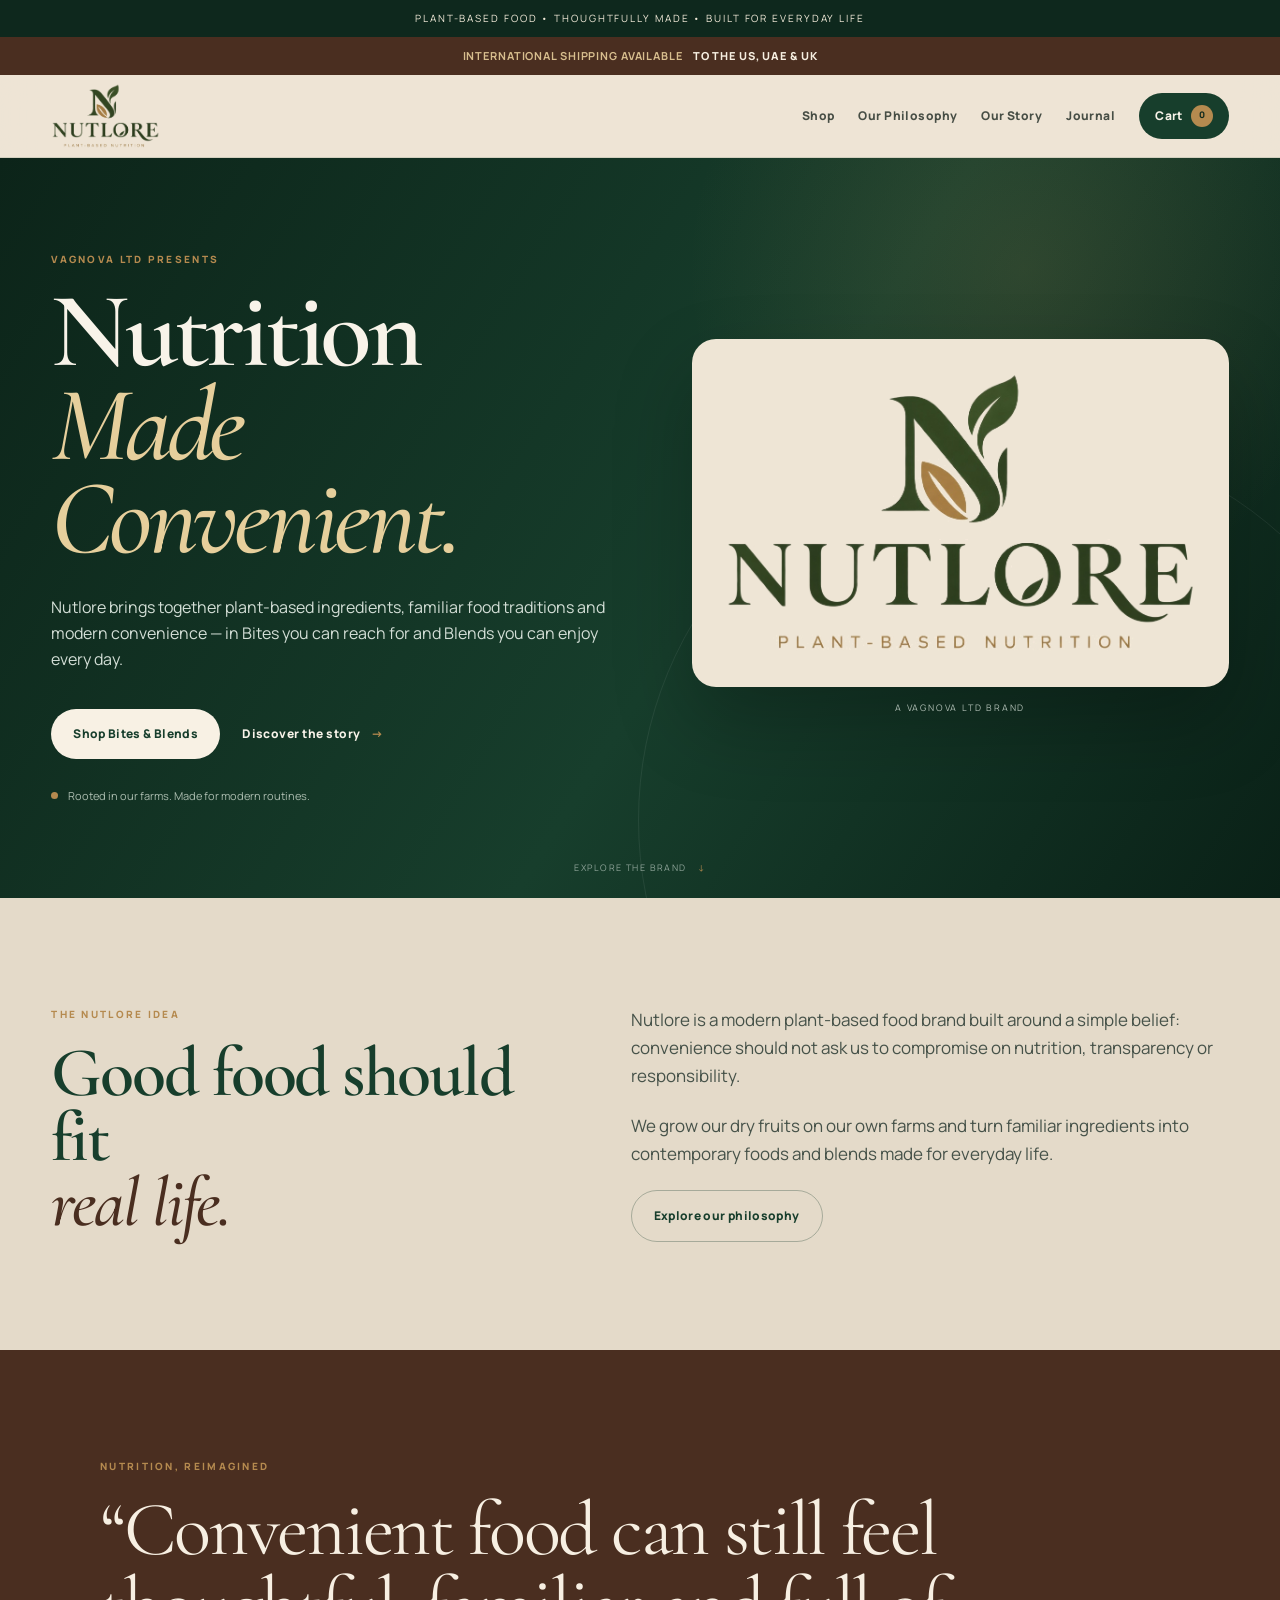
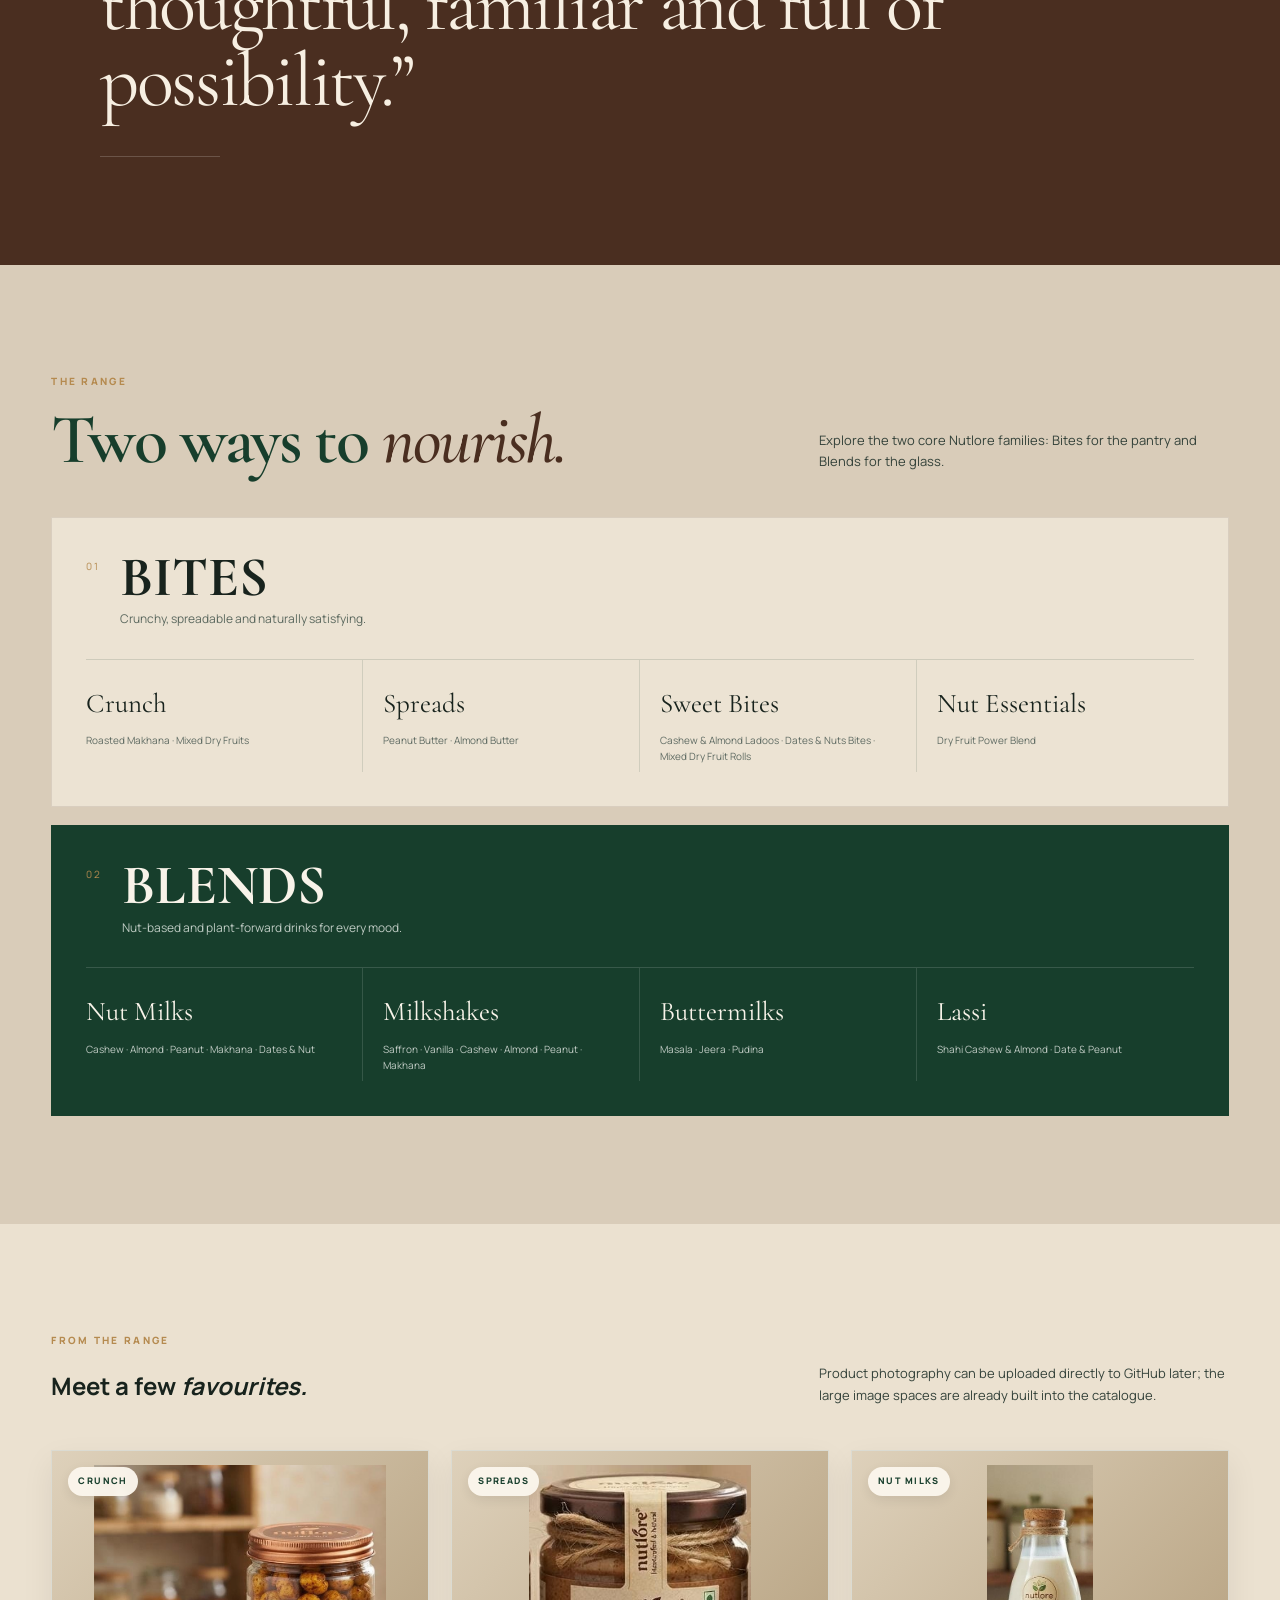
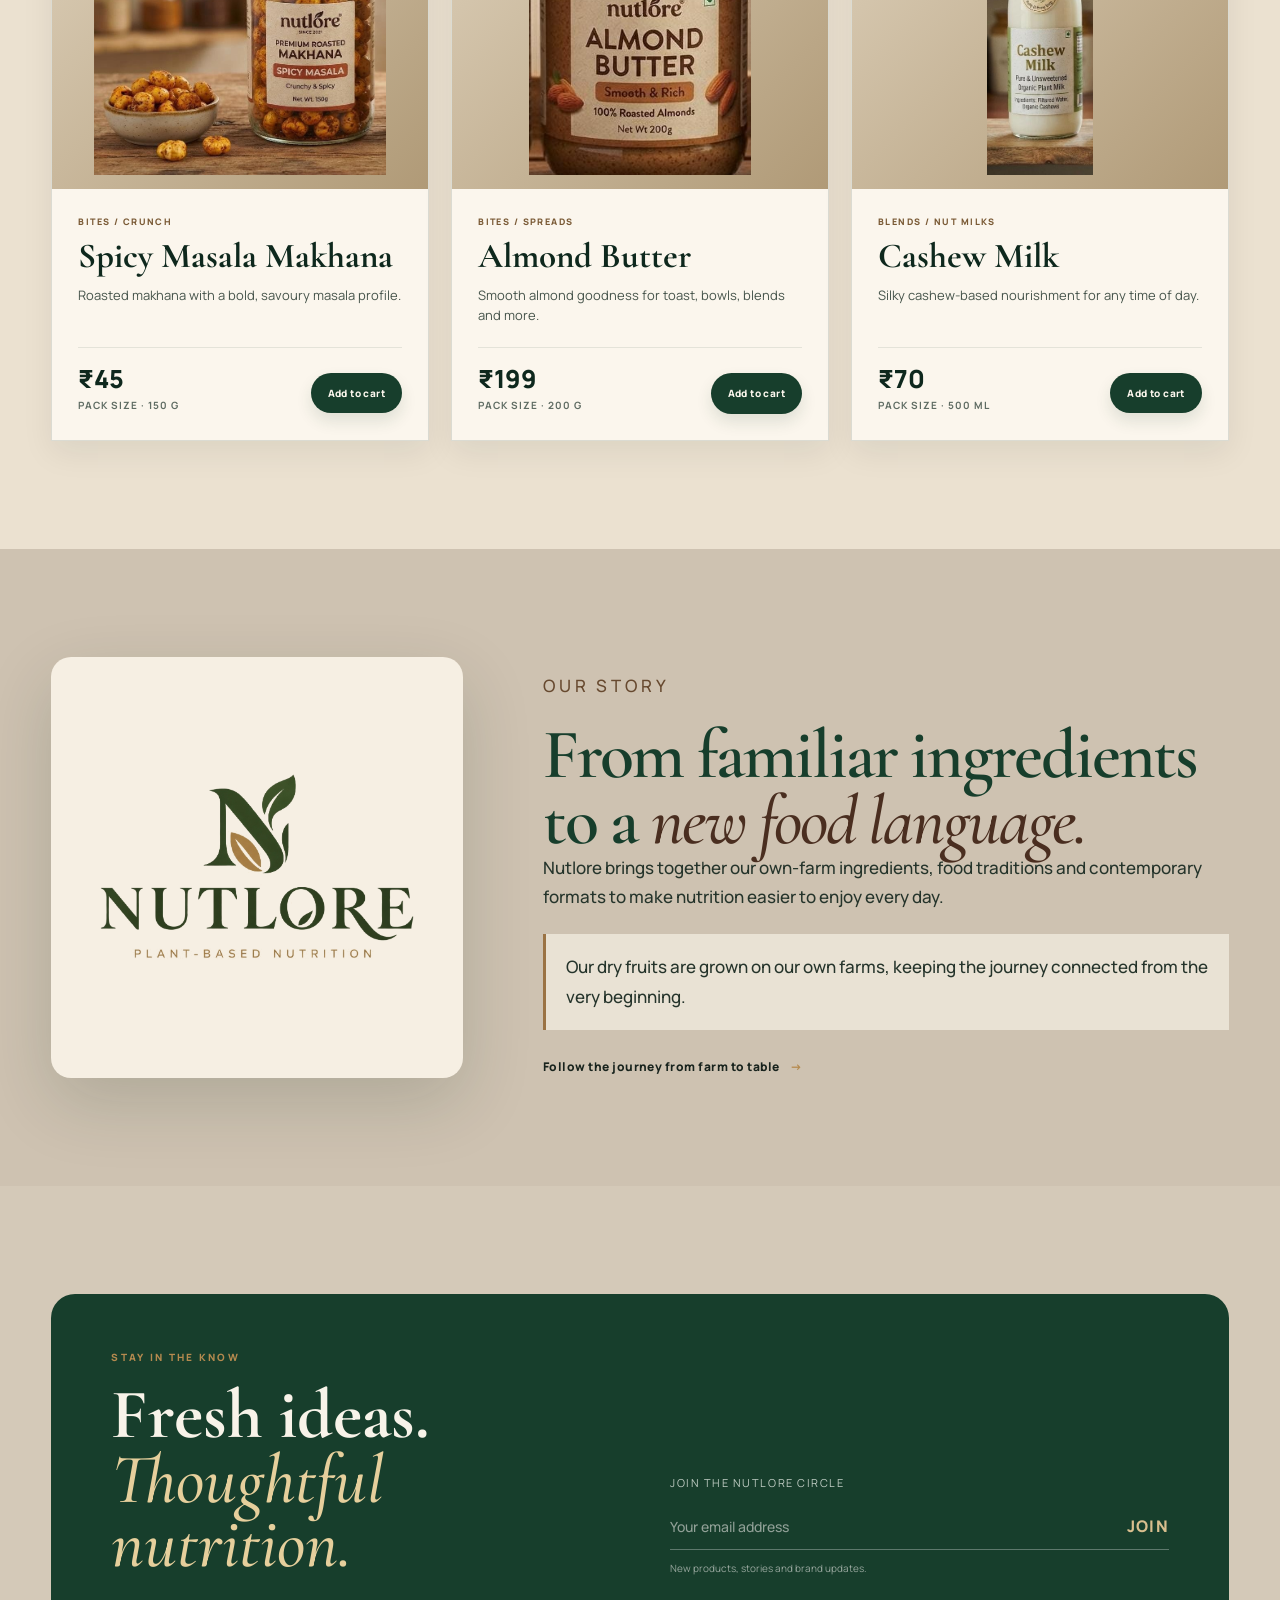
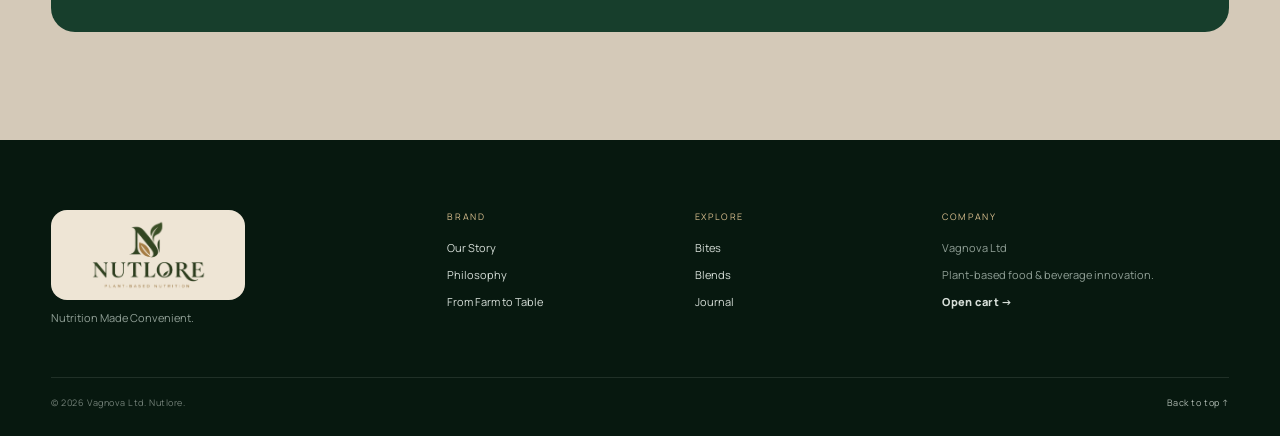
<file: index.html>
<!DOCTYPE html>
<html lang="en"><head>
<meta charset="UTF-8"><meta name="viewport" content="width=device-width,initial-scale=1.0">
<meta name="description" content="Nutlore by Vagnova Ltd — nutrition made convenient through plant-based Bites and Blends.">
<title>Nutlore — Nutrition Made Convenient</title>
<link rel="icon" href="assets/favicon.png"><link rel="preconnect" href="https://fonts.googleapis.com"><link rel="preconnect" href="https://fonts.gstatic.com" crossorigin><link href="https://fonts.googleapis.com/css2?family=Cormorant+Garamond:wght@500;600;700&family=Manrope:wght@400;500;600;700;800&display=swap" rel="stylesheet"><link rel="stylesheet" href="styles.css"></head>
<body>
<div class="announcement">PLANT-BASED FOOD • THOUGHTFULLY MADE • BUILT FOR EVERYDAY LIFE</div>
<div class="shipping-banner"><strong>International shipping available</strong><span>to the US, UAE &amp; UK</span></div>
<header class="site-header" id="top"><div class="container nav-wrap">
<a class="brand-logo" href="index.html" aria-label="Nutlore home"><img src="assets/nutlore-logo-first-transparent.png" alt="Nutlore logo"></a>
<button class="menu-toggle" aria-label="Open menu" aria-expanded="false">☰</button>
<nav class="nav" aria-label="Primary navigation">
<a data-page="shop.html" href="shop.html">Shop</a><a data-page="philosophy.html" href="philosophy.html">Our Philosophy</a><a data-page="story.html" href="story.html">Our Story</a><a data-page="journal.html" href="journal.html">Journal</a><a class="nav-cta cart-link" href="cart.html" data-page="cart.html">Cart <span class="cart-count" data-cart-count>0</span></a>
</nav></div></header>
<main>
<section class="hero"><div class="container hero-grid"><div class="hero-copy"><p class="eyebrow">Vagnova Ltd presents</p><h1>Nutrition<br><em>Made Convenient.</em></h1><p class="hero-text">Nutlore brings together plant-based ingredients, familiar food traditions and modern convenience — in Bites you can reach for and Blends you can enjoy every day.</p><div class="hero-actions"><a class="button button-primary" href="shop.html">Shop Bites &amp; Blends</a><a class="text-link" href="story.html">Discover the story <span>→</span></a></div><div class="hero-note"><span class="dot"></span>Rooted in our farms. Made for modern routines.</div></div><div class="hero-brand"><div class="logo-stage"><img src="assets/nutlore-logo-first-transparent.png" alt="Nutlore brand logo"></div><div class="logo-caption">A Vagnova Ltd brand</div></div></div><div class="scroll-cue">Explore the brand <span>↓</span></div></section>
<section class="intro section-space"><div class="container intro-grid"><div><p class="eyebrow">The Nutlore idea</p><h2>Good food should fit<br><em>real life.</em></h2></div><div class="intro-copy"><p>Nutlore is a modern plant-based food brand built around a simple belief: convenience should not ask us to compromise on nutrition, transparency or responsibility.</p><p>We grow our dry fruits on our own farms and turn familiar ingredients into contemporary foods and blends made for everyday life.</p><a class="button button-outline" href="philosophy.html">Explore our philosophy</a></div></div></section>
<section class="manifesto section-space"><div class="container manifesto-inner"><p class="eyebrow">Nutrition, reimagined</p><blockquote>“Convenient food can still feel thoughtful, familiar and full of possibility.”</blockquote><div class="manifesto-line"></div></div></section>
<section class="shop section-space"><div class="container"><div class="section-head"><div><p class="eyebrow">The range</p><h2>Two ways to <em>nourish.</em></h2></div><p>Explore the two core Nutlore families: Bites for the pantry and Blends for the glass.</p></div><div class="category-block"><div class="category-title"><span class="category-number">01</span><div><h3>BITES</h3><p>Crunchy, spreadable and naturally satisfying.</p></div></div><div class="subcategories"><div class="subcat"><span>Crunch</span><small>Roasted Makhana · Mixed Dry Fruits</small></div><div class="subcat"><span>Spreads</span><small>Peanut Butter · Almond Butter</small></div><div class="subcat"><span>Sweet Bites</span><small>Cashew &amp; Almond Ladoos · Dates &amp; Nuts Bites · Mixed Dry Fruit Rolls</small></div><div class="subcat"><span>Nut Essentials</span><small>Dry Fruit Power Blend</small></div></div></div><div class="category-block category-block-dark"><div class="category-title"><span class="category-number">02</span><div><h3>BLENDS</h3><p>Nut-based and plant-forward drinks for every mood.</p></div></div><div class="subcategories"><div class="subcat"><span>Nut Milks</span><small>Cashew · Almond · Peanut · Makhana · Dates &amp; Nut</small></div><div class="subcat"><span>Milkshakes</span><small>Saffron · Vanilla · Cashew · Almond · Peanut · Makhana</small></div><div class="subcat"><span>Buttermilks</span><small>Masala · Jeera · Pudina</small></div><div class="subcat"><span>Lassi</span><small>Shahi Cashew &amp; Almond · Date &amp; Peanut</small></div></div></div></div></section>
<section class="featured section-space"><div class="container"><div class="featured-top"><div><p class="eyebrow">From the range</p><h2>Meet a few <em>favourites.</em></h2></div><p>Product photography can be uploaded directly to GitHub later; the large image spaces are already built into the catalogue.</p></div><div class="product-grid" data-featured-products></div></div></section>
<section class="story section-space"><div class="container story-grid"><div class="story-mark"><img src="assets/nutlore-logo-first-transparent.png" alt="Nutlore logo"></div><div class="story-copy"><p class="eyebrow">Our story</p><h2>From familiar ingredients to a <em>new food language.</em></h2><p>Nutlore brings together our own-farm ingredients, food traditions and contemporary formats to make nutrition easier to enjoy every day.</p><p class="story-farm-note">Our dry fruits are grown on our own farms, keeping the journey connected from the very beginning.</p><a class="text-link" href="lore.html">Follow the journey from farm to table <span>→</span></a></div></div></section>
<section class="contact-cta section-space"><div class="container contact-panel"><div><p class="eyebrow">Stay in the know</p><h2>Fresh ideas.<br><em>Thoughtful nutrition.</em></h2></div><form class="newsletter-form"><label for="home-email">Join the Nutlore circle</label><div class="input-row"><input type="email" id="home-email" placeholder="Your email address" required><button type="submit">Join</button></div><small class="form-note">New products, stories and brand updates.</small></form></div></section>
</main>
<footer class="site-footer"><div class="container footer-grid"><div><div class="footer-brand-wrap"><img src="assets/nutlore-logo-first-transparent.png" alt="Nutlore"></div><p>Nutrition Made Convenient.</p></div><div><span class="footer-label">Brand</span><a href="story.html">Our Story</a><a href="philosophy.html">Philosophy</a><a href="lore.html">From Farm to Table</a></div><div><span class="footer-label">Explore</span><a href="shop.html">Bites</a><a href="shop.html#blends">Blends</a><a href="journal.html">Journal</a></div><div><span class="footer-label">Company</span><p>Vagnova Ltd</p><p>Plant-based food &amp; beverage innovation.</p><a class="text-link" href="cart.html">Open cart →</a></div></div><div class="container footer-bottom"><span>© <span data-current-year></span> Vagnova Ltd. Nutlore.</span><a href="#top">Back to top ↑</a></div></footer>
<script src="script.js"></script></body></html>
</file>
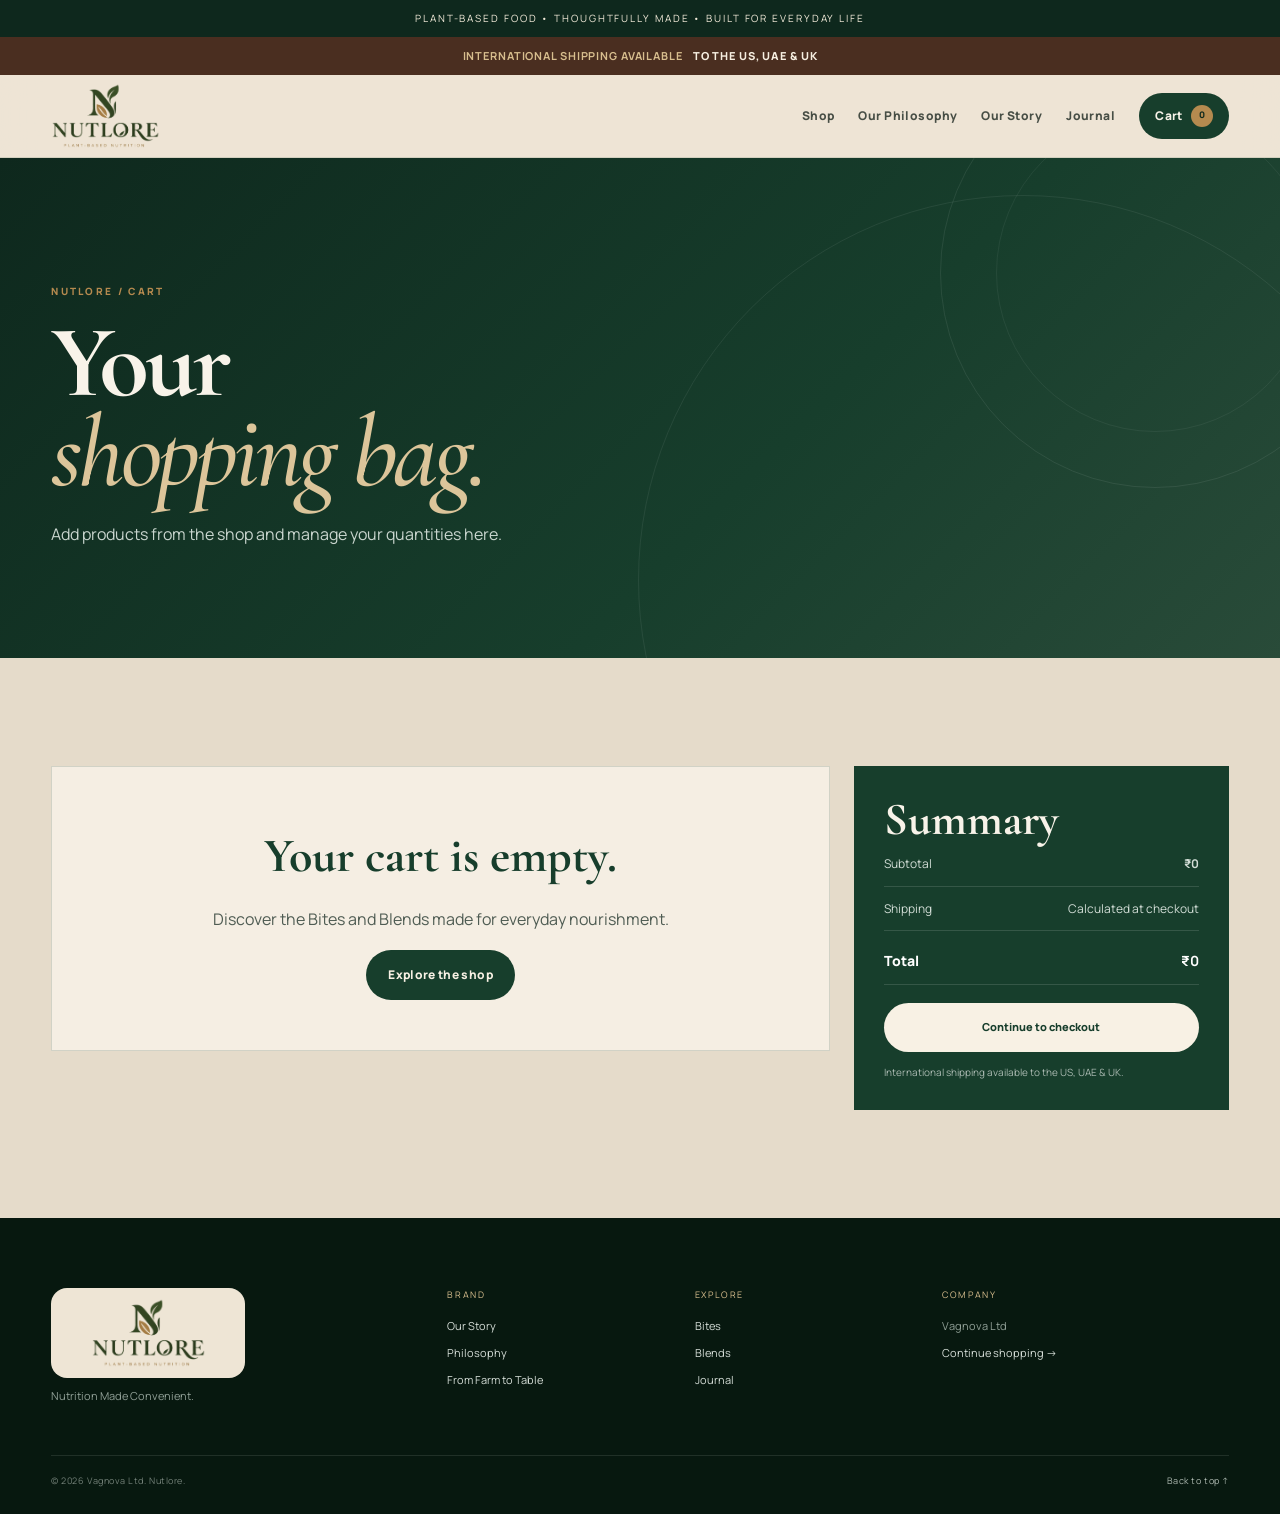
<file: cart.html>
<!DOCTYPE html>
<html lang="en"><head><meta charset="UTF-8"><meta name="viewport" content="width=device-width,initial-scale=1.0"><meta name="description" content="Your Nutlore shopping cart."><title>Cart — Nutlore</title><link rel="icon" href="assets/favicon.png"><link rel="preconnect" href="https://fonts.googleapis.com"><link rel="preconnect" href="https://fonts.gstatic.com" crossorigin><link href="https://fonts.googleapis.com/css2?family=Cormorant+Garamond:wght@500;600;700&family=Manrope:wght@400;500;600;700;800&display=swap" rel="stylesheet"><link rel="stylesheet" href="styles.css"></head>
<body><div class="announcement">PLANT-BASED FOOD • THOUGHTFULLY MADE • BUILT FOR EVERYDAY LIFE</div><div class="shipping-banner"><strong>International shipping available</strong><span>to the US, UAE &amp; UK</span></div><header class="site-header"><div class="container nav-wrap"><a class="brand-logo" href="index.html"><img src="assets/nutlore-logo-first-transparent.png" alt="Nutlore logo"></a><button class="menu-toggle" aria-label="Open menu" aria-expanded="false">☰</button><nav class="nav"><a data-page="shop.html" href="shop.html">Shop</a><a data-page="philosophy.html" href="philosophy.html">Our Philosophy</a><a data-page="story.html" href="story.html">Our Story</a><a data-page="journal.html" href="journal.html">Journal</a><a class="nav-cta cart-link" data-page="cart.html" href="cart.html">Cart <span class="cart-count" data-cart-count>0</span></a></nav></div></header>
<main><section class="page-hero"><div class="hero-ornament"></div><div class="container"><p class="eyebrow">Nutlore / Cart</p><h1>Your<br><em>shopping bag.</em></h1><p>Add products from the shop and manage your quantities here.</p></div></section>
<section class="cart-page section-space"><div class="container"><div class="cart-layout"><div><div data-empty-cart class="empty-cart"><h2>Your cart is empty.</h2><p>Discover the Bites and Blends made for everyday nourishment.</p><a class="button button-dark" href="shop.html" style="margin-top:18px">Explore the shop</a></div><div class="cart-items" data-cart-items></div></div><aside class="cart-summary"><h2>Summary</h2><div class="summary-row"><span>Subtotal</span><strong data-cart-subtotal>₹0</strong></div><div class="summary-row"><span>Shipping</span><span>Calculated at checkout</span></div><div class="summary-row total"><span>Total</span><strong data-cart-subtotal>₹0</strong></div><button class="checkout-btn" type="button" data-checkout>Continue to checkout</button><p class="checkout-note">International shipping available to the US, UAE &amp; UK.</p></aside></div></div></section></main>
<footer class="site-footer"><div class="container footer-grid"><div><div class="footer-brand-wrap"><img src="assets/nutlore-logo-first-transparent.png" alt="Nutlore"></div><p>Nutrition Made Convenient.</p></div><div><span class="footer-label">Brand</span><a href="story.html">Our Story</a><a href="philosophy.html">Philosophy</a><a href="lore.html">From Farm to Table</a></div><div><span class="footer-label">Explore</span><a href="shop.html">Bites</a><a href="shop.html#blends">Blends</a><a href="journal.html">Journal</a></div><div><span class="footer-label">Company</span><p>Vagnova Ltd</p><a href="shop.html">Continue shopping →</a></div></div><div class="container footer-bottom"><span>© <span data-current-year></span> Vagnova Ltd. Nutlore.</span><a href="#top">Back to top ↑</a></div></footer><script src="script.js"></script></body></html>
</file>
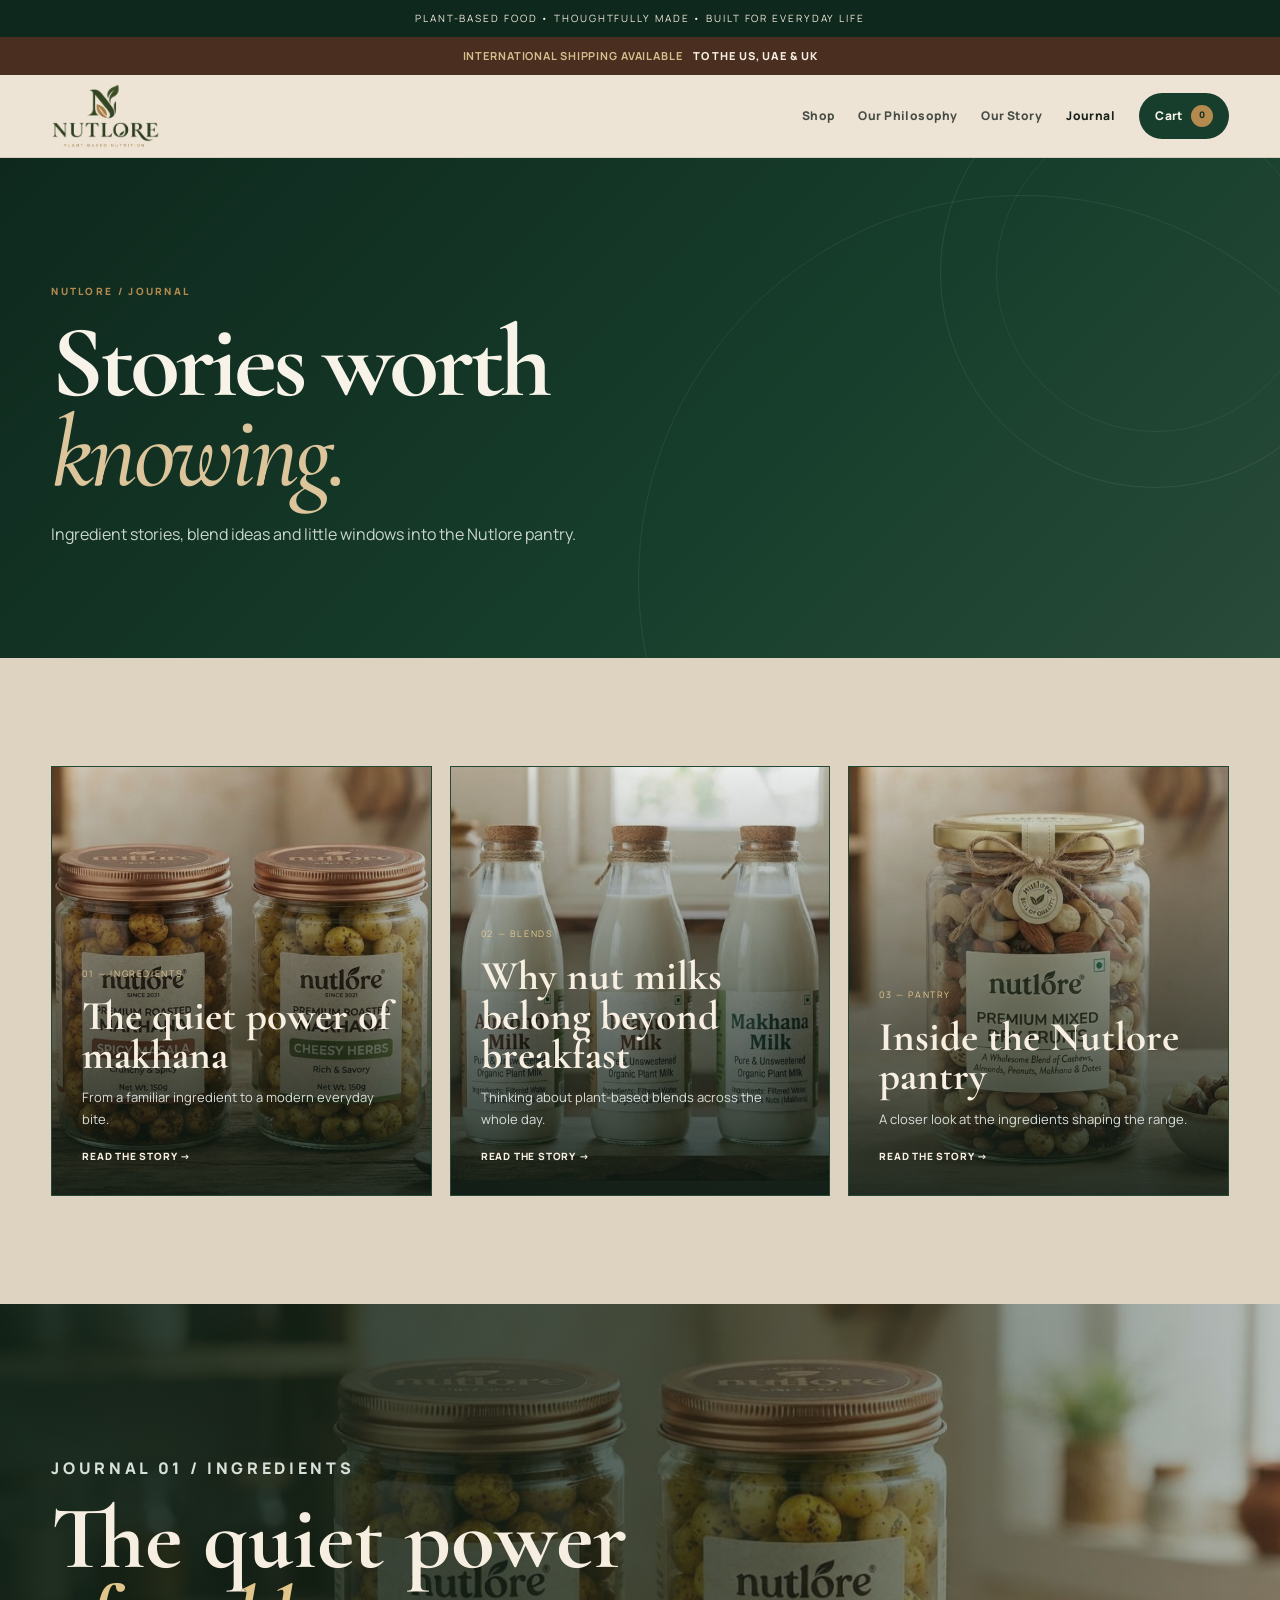
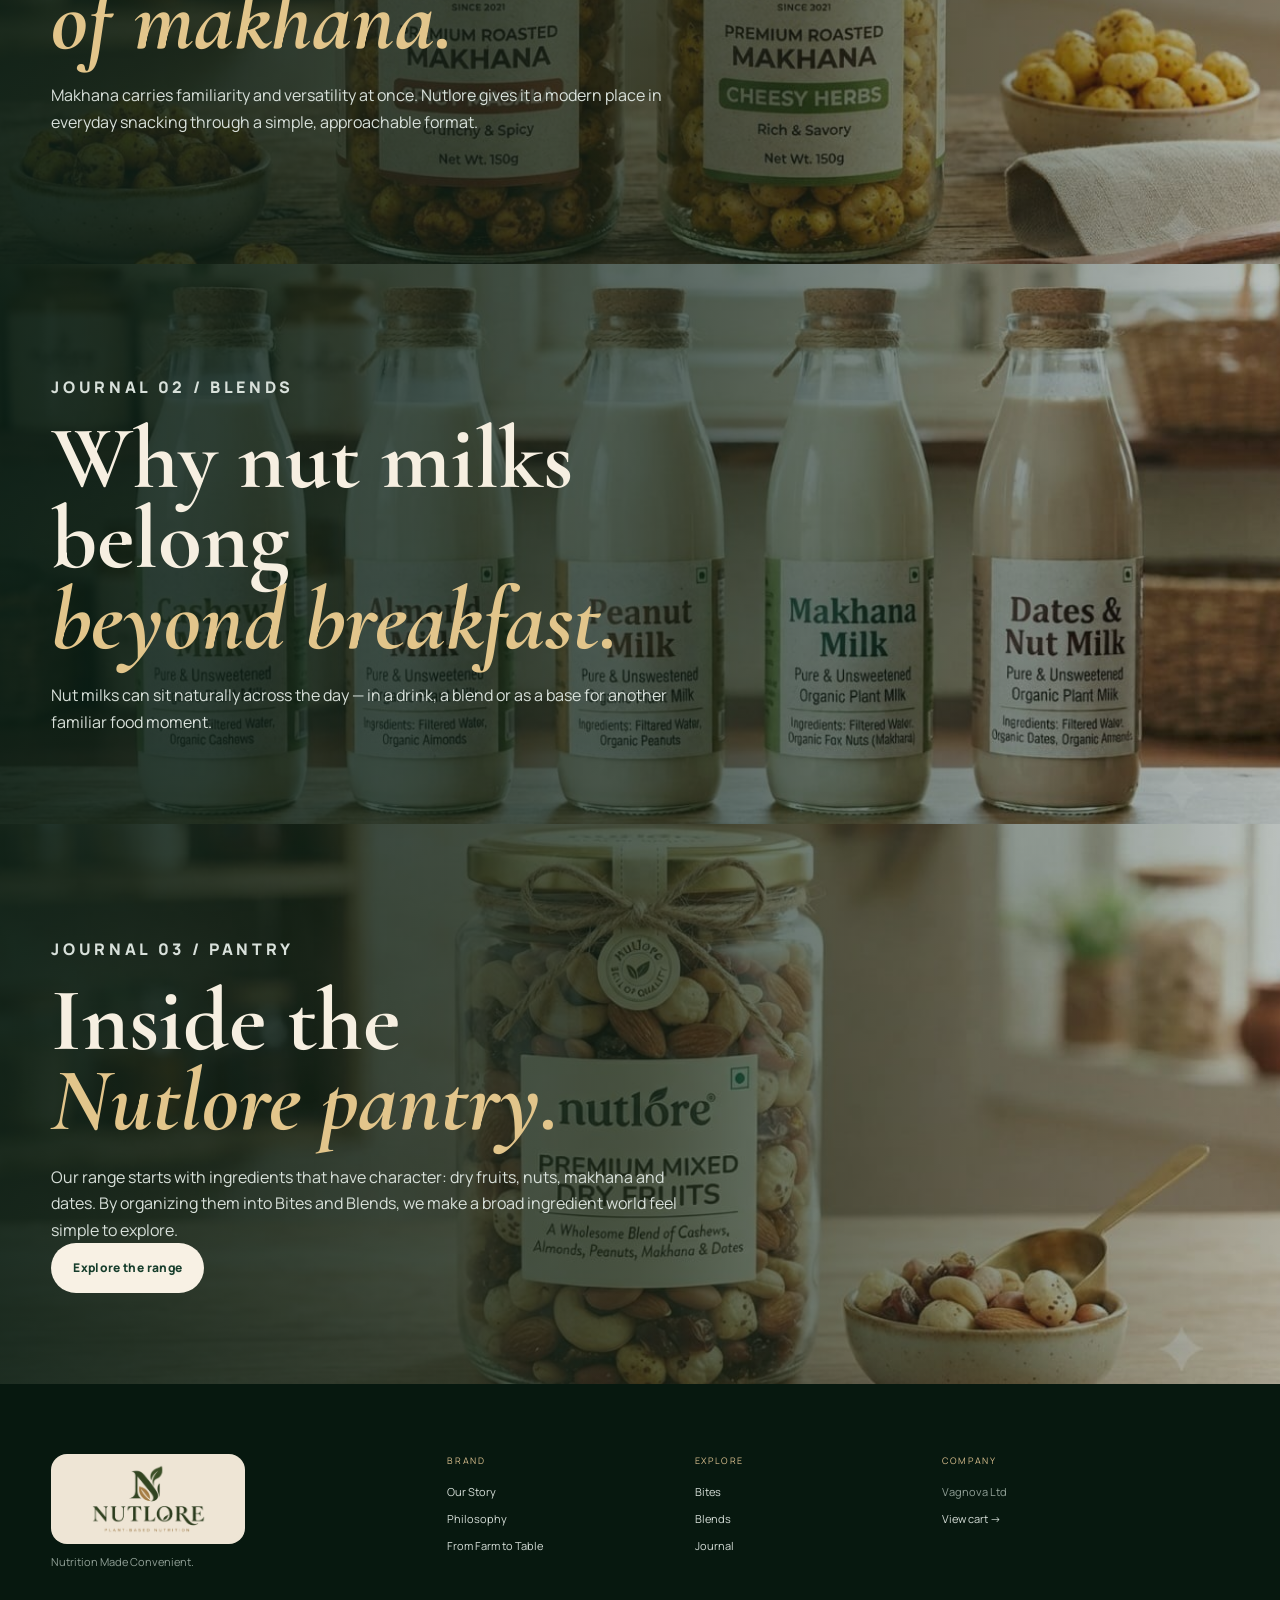
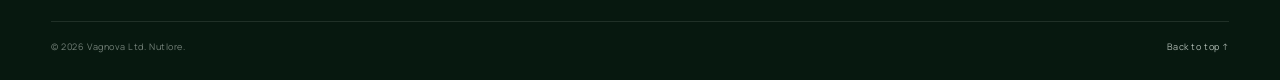
<file: journal.html>
<!DOCTYPE html>
<html lang="en"><head><meta charset="UTF-8"><meta name="viewport" content="width=device-width,initial-scale=1.0"><meta name="description" content="The Nutlore Journal — stories about ingredients, blends and the pantry."><title>Journal — Nutlore</title><link rel="icon" href="assets/favicon.png"><link rel="preconnect" href="https://fonts.googleapis.com"><link rel="preconnect" href="https://fonts.gstatic.com" crossorigin><link href="https://fonts.googleapis.com/css2?family=Cormorant+Garamond:wght@500;600;700&family=Manrope:wght@400;500;600;700;800&display=swap" rel="stylesheet"><link rel="stylesheet" href="styles.css"></head>
<body><div class="announcement">PLANT-BASED FOOD • THOUGHTFULLY MADE • BUILT FOR EVERYDAY LIFE</div><div class="shipping-banner"><strong>International shipping available</strong><span>to the US, UAE &amp; UK</span></div><header class="site-header"><div class="container nav-wrap"><a class="brand-logo" href="index.html"><img src="assets/nutlore-logo-first-transparent.png" alt="Nutlore logo"></a><button class="menu-toggle" aria-label="Open menu" aria-expanded="false">☰</button><nav class="nav"><a data-page="shop.html" href="shop.html">Shop</a><a data-page="philosophy.html" href="philosophy.html">Our Philosophy</a><a data-page="story.html" href="story.html">Our Story</a><a data-page="journal.html" href="journal.html">Journal</a><a class="nav-cta cart-link" data-page="cart.html" href="cart.html">Cart <span class="cart-count" data-cart-count>0</span></a></nav></div></header>
<main><section class="page-hero"><div class="hero-ornament"></div><div class="container"><p class="eyebrow">Nutlore / Journal</p><h1>Stories worth<br><em>knowing.</em></h1><p>Ingredient stories, blend ideas and little windows into the Nutlore pantry.</p></div></section>
<section class="journal-page section-space"><div class="container"><div class="article-grid"><article class="article-card" style="--bg:url('assets/journal/quiet-power-of-makhana.jpg')"><span class="article-tag">01 — INGREDIENTS</span><h3>The quiet power of makhana</h3><p>From a familiar ingredient to a modern everyday bite.</p><a href="#article-01">Read the story →</a></article><article class="article-card" style="--bg:url('assets/journal/why-nut-milks.jpg')"><span class="article-tag">02 — BLENDS</span><h3>Why nut milks belong beyond breakfast</h3><p>Thinking about plant-based blends across the whole day.</p><a href="#article-02">Read the story →</a></article><article class="article-card" style="--bg:url('assets/journal/inside-nutlore-pantry.jpg')"><span class="article-tag">03 — PANTRY</span><h3>Inside the Nutlore pantry</h3><p>A closer look at the ingredients shaping the range.</p><a href="#article-03">Read the story →</a></article></div></div></section>
<section class="article-section" id="article-01" style="--bg:url('assets/journal/quiet-power-of-makhana.jpg')"><div class="container"><div class="article-copy"><p class="eyebrow">Journal 01 / Ingredients</p><h2>The quiet power<br><em>of makhana.</em></h2><p>Makhana carries familiarity and versatility at once. Nutlore gives it a modern place in everyday snacking through a simple, approachable format.</p></div></div></section>
<section class="article-section" id="article-02" style="--bg:url('assets/journal/why-nut-milks.jpg')"><div class="container"><div class="article-copy"><p class="eyebrow">Journal 02 / Blends</p><h2>Why nut milks belong<br><em>beyond breakfast.</em></h2><p>Nut milks can sit naturally across the day — in a drink, a blend or as a base for another familiar food moment.</p></div></div></section>
<section class="article-section" id="article-03" style="--bg:url('assets/journal/inside-nutlore-pantry.jpg')"><div class="container"><div class="article-copy"><p class="eyebrow">Journal 03 / Pantry</p><h2>Inside the<br><em>Nutlore pantry.</em></h2><p>Our range starts with ingredients that have character: dry fruits, nuts, makhana and dates. By organizing them into Bites and Blends, we make a broad ingredient world feel simple to explore.</p><a class="button button-primary" href="shop.html">Explore the range</a></div></div></section>
</main><footer class="site-footer"><div class="container footer-grid"><div><div class="footer-brand-wrap"><img src="assets/nutlore-logo-first-transparent.png" alt="Nutlore"></div><p>Nutrition Made Convenient.</p></div><div><span class="footer-label">Brand</span><a href="story.html">Our Story</a><a href="philosophy.html">Philosophy</a><a href="lore.html">From Farm to Table</a></div><div><span class="footer-label">Explore</span><a href="shop.html">Bites</a><a href="shop.html#blends">Blends</a><a href="journal.html">Journal</a></div><div><span class="footer-label">Company</span><p>Vagnova Ltd</p><a href="cart.html">View cart →</a></div></div><div class="container footer-bottom"><span>© <span data-current-year></span> Vagnova Ltd. Nutlore.</span><a href="#top">Back to top ↑</a></div></footer><script src="script.js"></script></body></html>
</file>
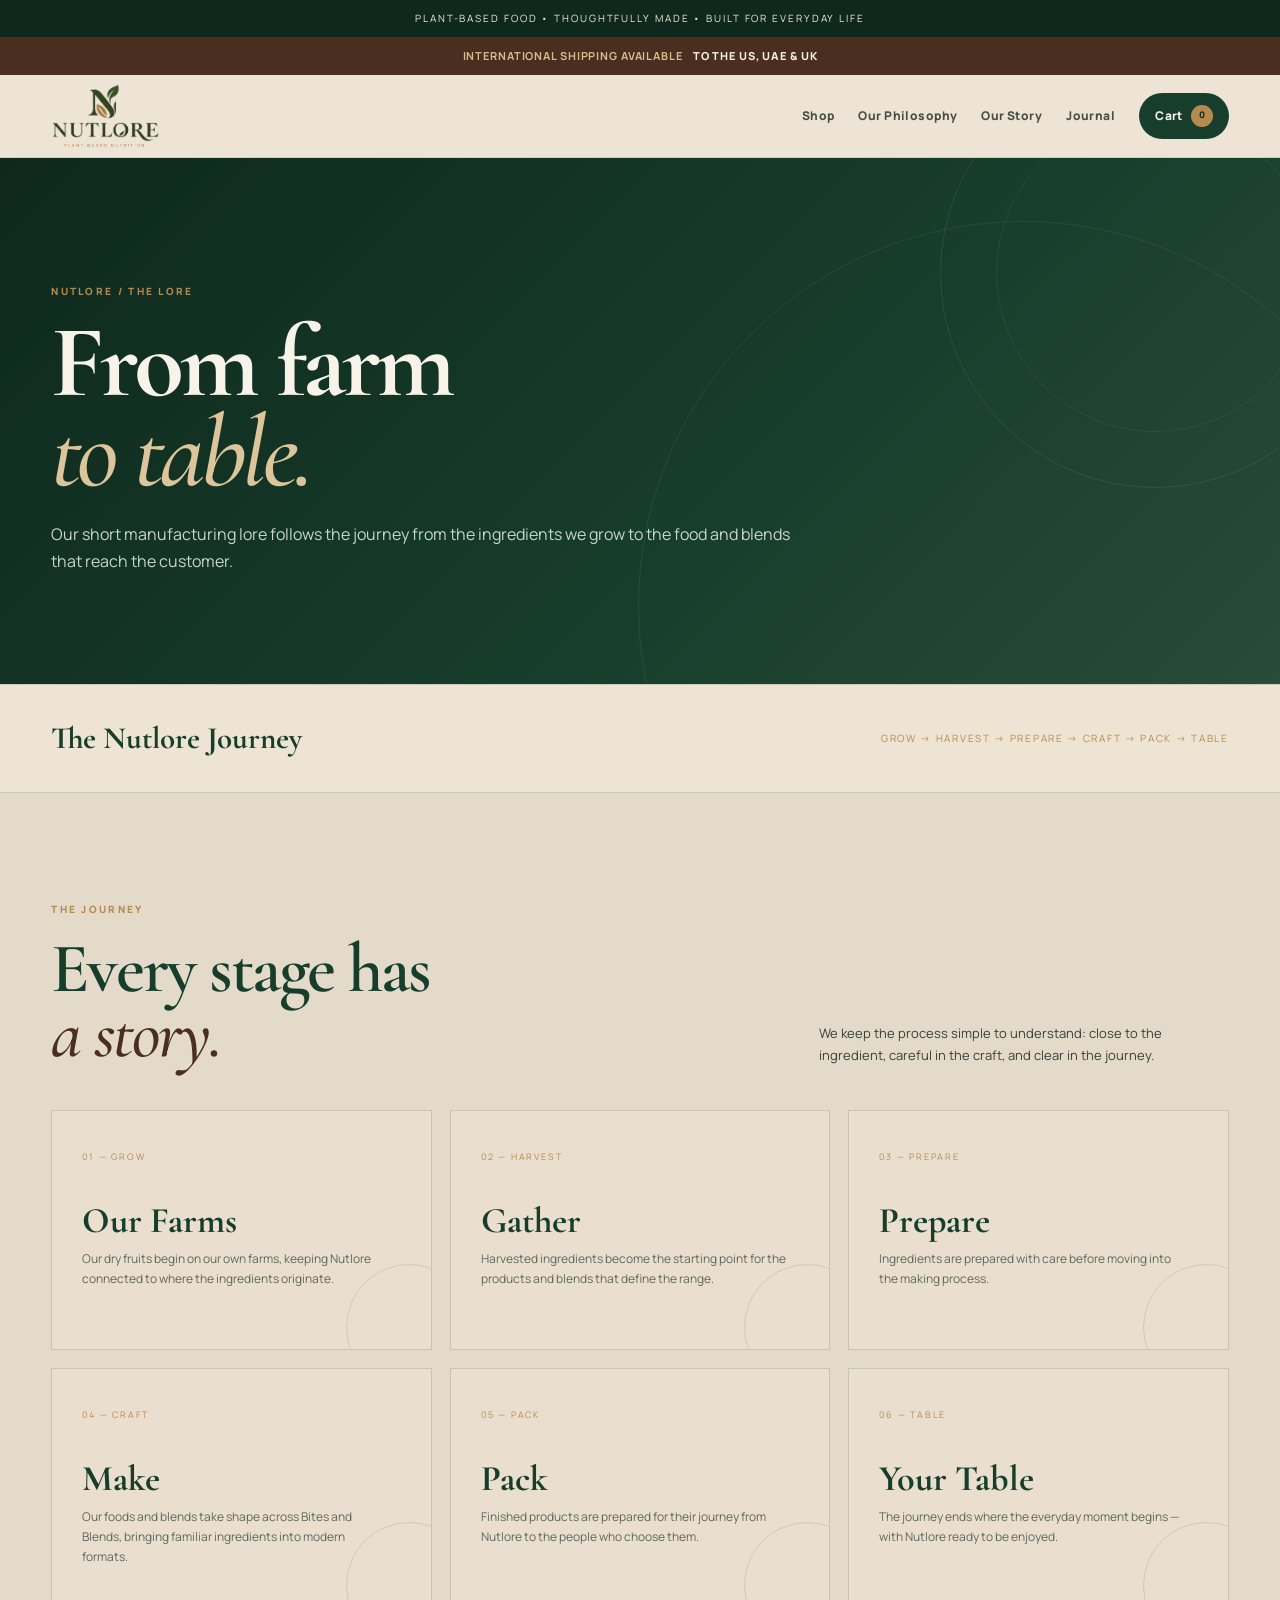
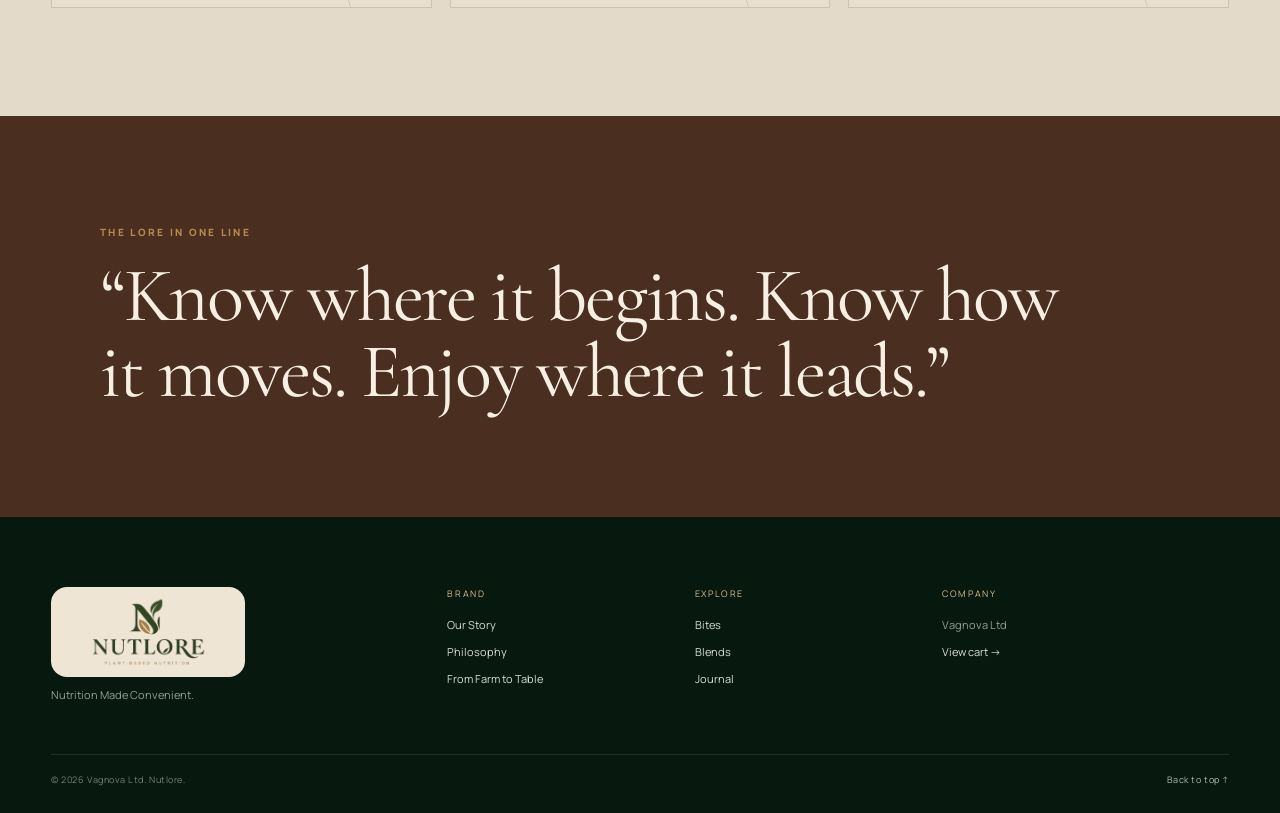
<file: lore.html>
<!DOCTYPE html>
<html lang="en"><head><meta charset="UTF-8"><meta name="viewport" content="width=device-width,initial-scale=1.0"><meta name="description" content="The Nutlore Lore — from our own farms to your table."><title>The Nutlore Lore — Nutlore</title><link rel="icon" href="assets/favicon.png"><link rel="preconnect" href="https://fonts.googleapis.com"><link rel="preconnect" href="https://fonts.gstatic.com" crossorigin><link href="https://fonts.googleapis.com/css2?family=Cormorant+Garamond:wght@500;600;700&family=Manrope:wght@400;500;600;700;800&display=swap" rel="stylesheet"><link rel="stylesheet" href="styles.css"></head>
<body><div class="announcement">PLANT-BASED FOOD • THOUGHTFULLY MADE • BUILT FOR EVERYDAY LIFE</div><div class="shipping-banner"><strong>International shipping available</strong><span>to the US, UAE &amp; UK</span></div><header class="site-header"><div class="container nav-wrap"><a class="brand-logo" href="index.html"><img src="assets/nutlore-logo-first-transparent.png" alt="Nutlore logo"></a><button class="menu-toggle" aria-label="Open menu" aria-expanded="false">☰</button><nav class="nav"><a data-page="shop.html" href="shop.html">Shop</a><a data-page="philosophy.html" href="philosophy.html">Our Philosophy</a><a data-page="story.html" href="story.html">Our Story</a><a data-page="journal.html" href="journal.html">Journal</a><a class="nav-cta cart-link" data-page="cart.html" href="cart.html">Cart <span class="cart-count" data-cart-count>0</span></a></nav></div></header>
<main><section class="page-hero"><div class="hero-ornament"></div><div class="container"><p class="eyebrow">Nutlore / The Lore</p><h1>From farm<br><em>to table.</em></h1><p>Our short manufacturing lore follows the journey from the ingredients we grow to the food and blends that reach the customer.</p></div></section>
<section class="lore-strip"><div class="container lore-strip-inner"><strong>The Nutlore Journey</strong><span>Grow → Harvest → Prepare → Craft → Pack → Table</span></div></section>
<section class="process section-space"><div class="container"><div class="section-head"><div><p class="eyebrow">The journey</p><h2>Every stage has<br><em>a story.</em></h2></div><p>We keep the process simple to understand: close to the ingredient, careful in the craft, and clear in the journey.</p></div><div class="process-grid"><article class="process-card"><span>01 — GROW</span><h3>Our Farms</h3><p>Our dry fruits begin on our own farms, keeping Nutlore connected to where the ingredients originate.</p></article><article class="process-card"><span>02 — HARVEST</span><h3>Gather</h3><p>Harvested ingredients become the starting point for the products and blends that define the range.</p></article><article class="process-card"><span>03 — PREPARE</span><h3>Prepare</h3><p>Ingredients are prepared with care before moving into the making process.</p></article><article class="process-card"><span>04 — CRAFT</span><h3>Make</h3><p>Our foods and blends take shape across Bites and Blends, bringing familiar ingredients into modern formats.</p></article><article class="process-card"><span>05 — PACK</span><h3>Pack</h3><p>Finished products are prepared for their journey from Nutlore to the people who choose them.</p></article><article class="process-card"><span>06 — TABLE</span><h3>Your Table</h3><p>The journey ends where the everyday moment begins — with Nutlore ready to be enjoyed.</p></article></div></div></section>
<section class="manifesto section-space"><div class="container manifesto-inner"><p class="eyebrow">The lore in one line</p><blockquote>“Know where it begins. Know how it moves. Enjoy where it leads.”</blockquote></div></section></main>
<footer class="site-footer"><div class="container footer-grid"><div><div class="footer-brand-wrap"><img src="assets/nutlore-logo-first-transparent.png" alt="Nutlore"></div><p>Nutrition Made Convenient.</p></div><div><span class="footer-label">Brand</span><a href="story.html">Our Story</a><a href="philosophy.html">Philosophy</a><a href="lore.html">From Farm to Table</a></div><div><span class="footer-label">Explore</span><a href="shop.html">Bites</a><a href="shop.html#blends">Blends</a><a href="journal.html">Journal</a></div><div><span class="footer-label">Company</span><p>Vagnova Ltd</p><a href="cart.html">View cart →</a></div></div><div class="container footer-bottom"><span>© <span data-current-year></span> Vagnova Ltd. Nutlore.</span><a href="#top">Back to top ↑</a></div></footer><script src="script.js"></script></body></html>
</file>
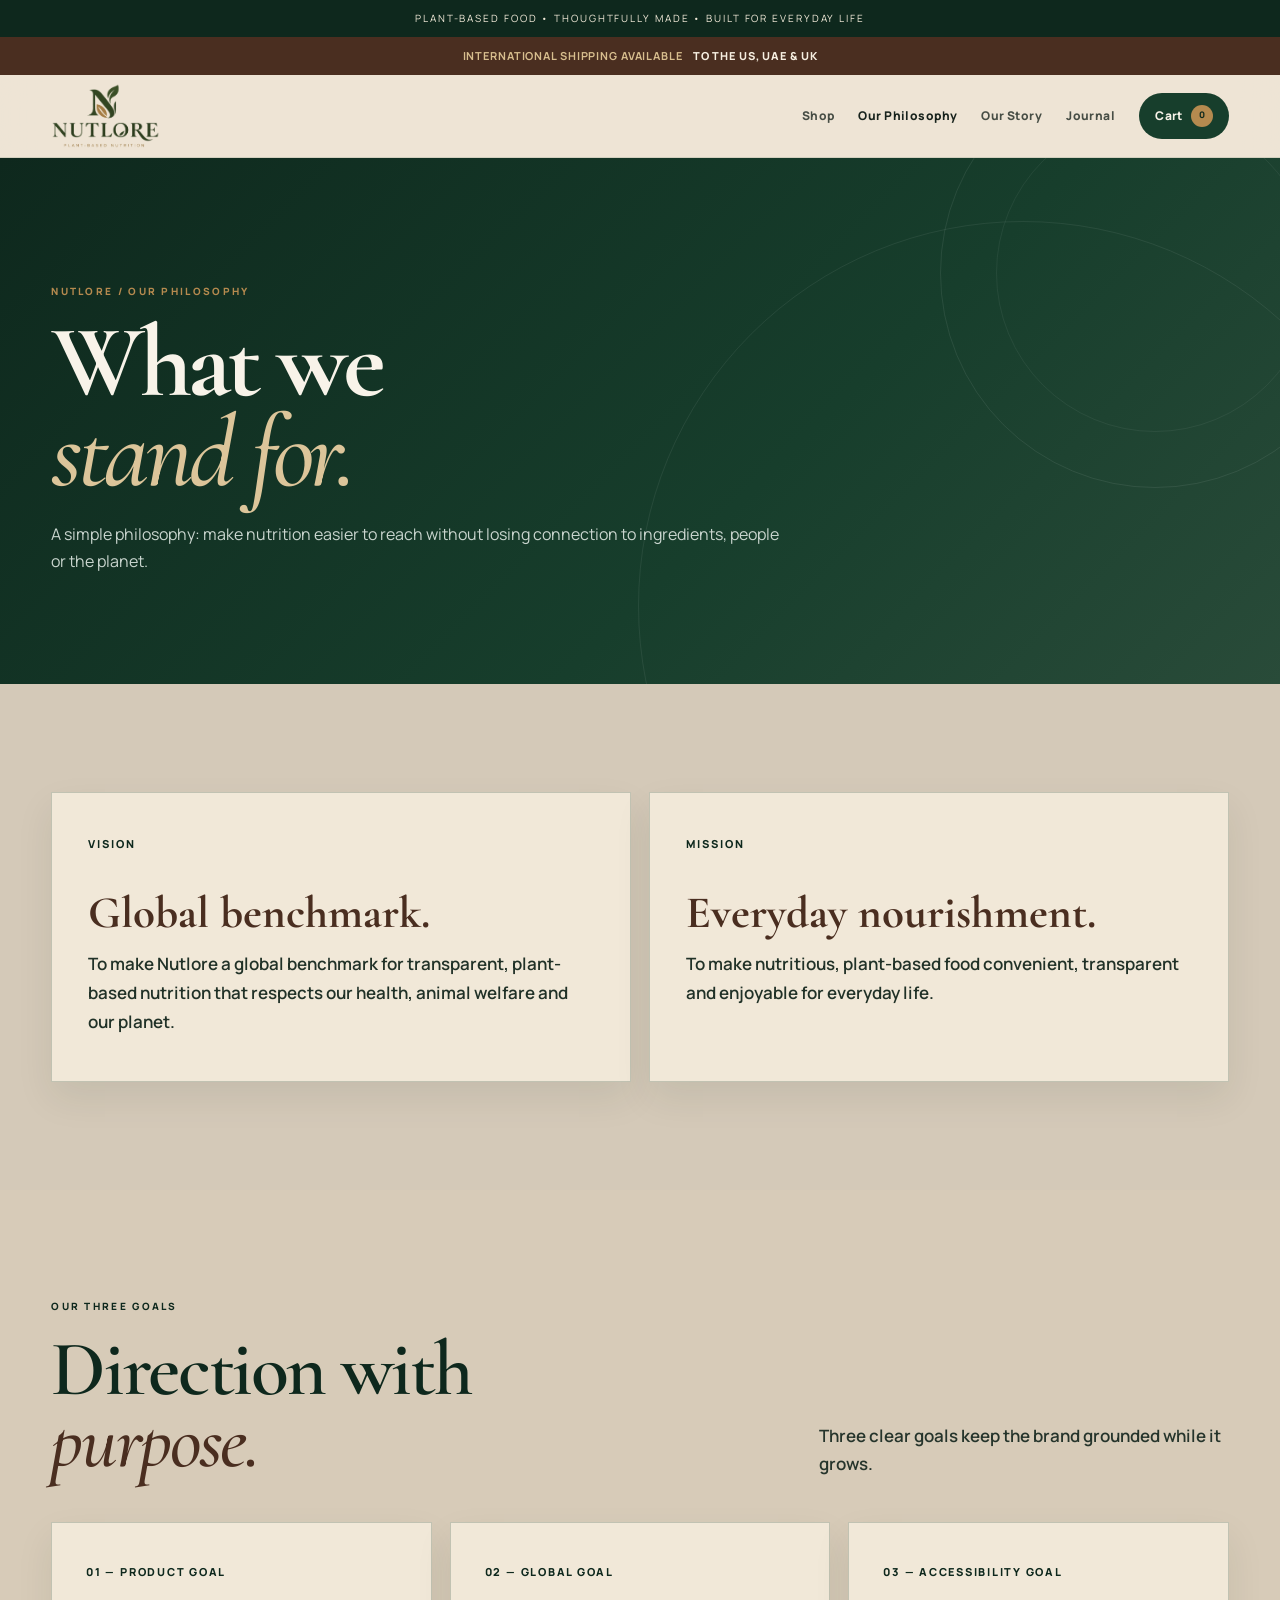
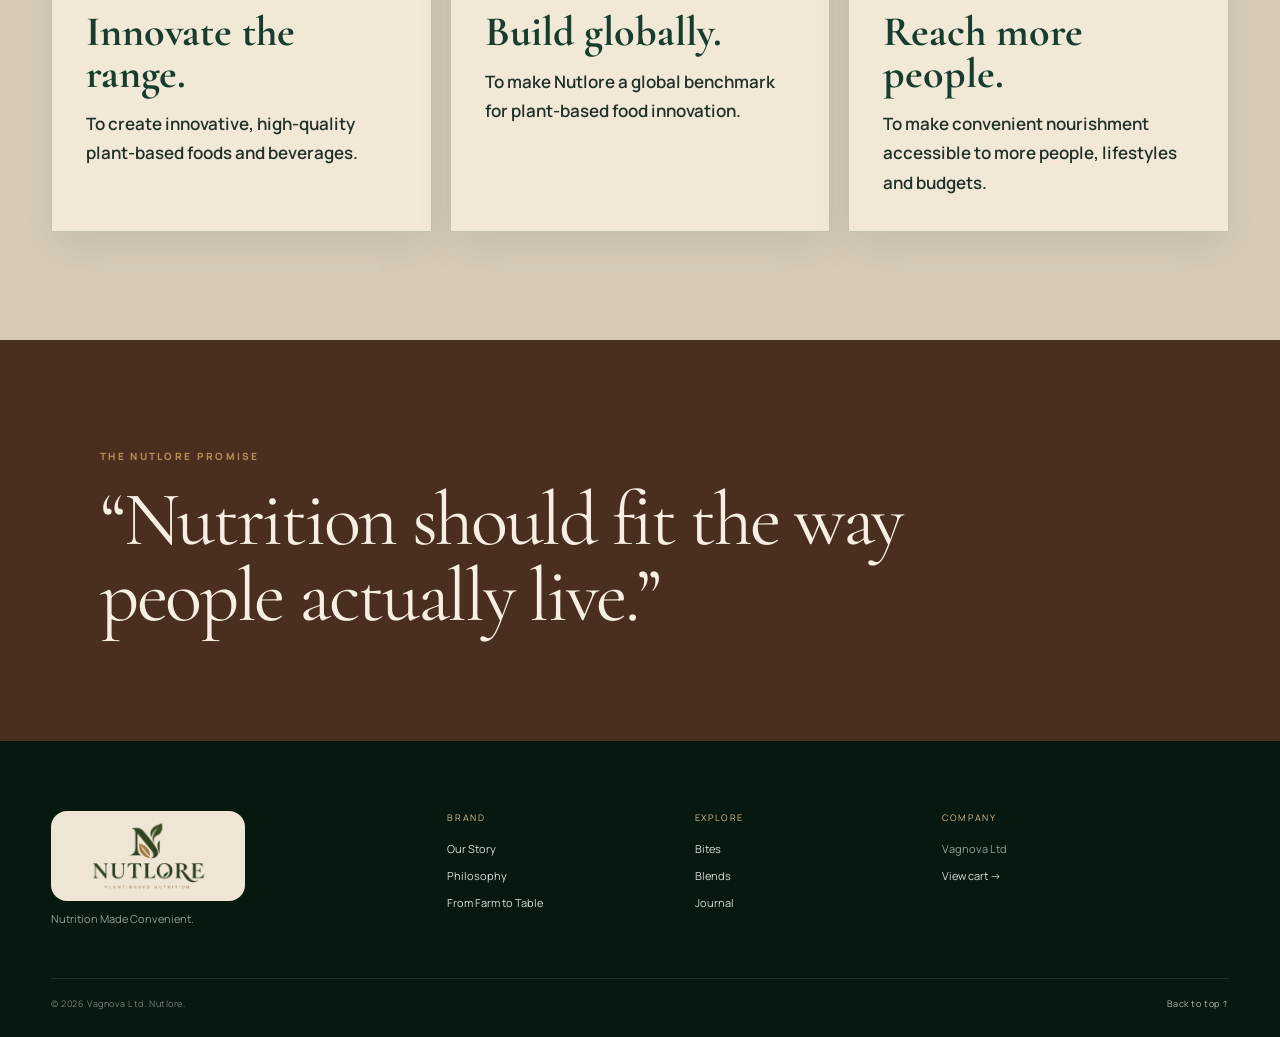
<file: philosophy.html>
<!DOCTYPE html>
<html lang="en"><head><meta charset="UTF-8"><meta name="viewport" content="width=device-width,initial-scale=1.0"><meta name="description" content="The vision, mission and goals behind Nutlore."><title>Our Philosophy — Nutlore</title><link rel="icon" href="assets/favicon.png"><link rel="preconnect" href="https://fonts.googleapis.com"><link rel="preconnect" href="https://fonts.gstatic.com" crossorigin><link href="https://fonts.googleapis.com/css2?family=Cormorant+Garamond:wght@500;600;700&family=Manrope:wght@400;500;600;700;800&display=swap" rel="stylesheet"><link rel="stylesheet" href="styles.css"></head>
<body><div class="announcement">PLANT-BASED FOOD • THOUGHTFULLY MADE • BUILT FOR EVERYDAY LIFE</div><div class="shipping-banner"><strong>International shipping available</strong><span>to the US, UAE &amp; UK</span></div><header class="site-header"><div class="container nav-wrap"><a class="brand-logo" href="index.html"><img src="assets/nutlore-logo-first-transparent.png" alt="Nutlore logo"></a><button class="menu-toggle" aria-label="Open menu" aria-expanded="false">☰</button><nav class="nav"><a data-page="shop.html" href="shop.html">Shop</a><a data-page="philosophy.html" href="philosophy.html">Our Philosophy</a><a data-page="story.html" href="story.html">Our Story</a><a data-page="journal.html" href="journal.html">Journal</a><a class="nav-cta cart-link" data-page="cart.html" href="cart.html">Cart <span class="cart-count" data-cart-count>0</span></a></nav></div></header>
<main><section class="page-hero"><div class="hero-ornament"></div><div class="container"><p class="eyebrow">Nutlore / Our Philosophy</p><h1>What we<br><em>stand for.</em></h1><p>A simple philosophy: make nutrition easier to reach without losing connection to ingredients, people or the planet.</p></div></section>
<section class="purpose section-space"><div class="container"><div class="purpose-grid"><article class="purpose-card"><span>VISION</span><h3>Global benchmark.</h3><p>To make Nutlore a global benchmark for transparent, plant-based nutrition that respects our health, animal welfare and our planet.</p></article><article class="purpose-card"><span>MISSION</span><h3>Everyday nourishment.</h3><p>To make nutritious, plant-based food convenient, transparent and enjoyable for everyday life.</p></article></div></div></section>
<section class="pillars section-space"><div class="container"><div class="section-head"><div><p class="eyebrow">Our three goals</p><h2>Direction with<br><em>purpose.</em></h2></div><p>Three clear goals keep the brand grounded while it grows.</p></div><div class="goals-grid"><article class="goal-card"><span>01 — PRODUCT GOAL</span><h3>Innovate the range.</h3><p>To create innovative, high-quality plant-based foods and beverages.</p></article><article class="goal-card"><span>02 — GLOBAL GOAL</span><h3>Build globally.</h3><p>To make Nutlore a global benchmark for plant-based food innovation.</p></article><article class="goal-card"><span>03 — ACCESSIBILITY GOAL</span><h3>Reach more people.</h3><p>To make convenient nourishment accessible to more people, lifestyles and budgets.</p></article></div></div></section>
<section class="manifesto section-space"><div class="container manifesto-inner"><p class="eyebrow">The Nutlore promise</p><blockquote>“Nutrition should fit the way people actually live.”</blockquote></div></section></main>
<footer class="site-footer"><div class="container footer-grid"><div><div class="footer-brand-wrap"><img src="assets/nutlore-logo-first-transparent.png" alt="Nutlore"></div><p>Nutrition Made Convenient.</p></div><div><span class="footer-label">Brand</span><a href="story.html">Our Story</a><a href="philosophy.html">Philosophy</a><a href="lore.html">From Farm to Table</a></div><div><span class="footer-label">Explore</span><a href="shop.html">Bites</a><a href="shop.html#blends">Blends</a><a href="journal.html">Journal</a></div><div><span class="footer-label">Company</span><p>Vagnova Ltd</p><a href="cart.html">View cart →</a></div></div><div class="container footer-bottom"><span>© <span data-current-year></span> Vagnova Ltd. Nutlore.</span><a href="#top">Back to top ↑</a></div></footer><script src="script.js"></script></body></html>
</file>
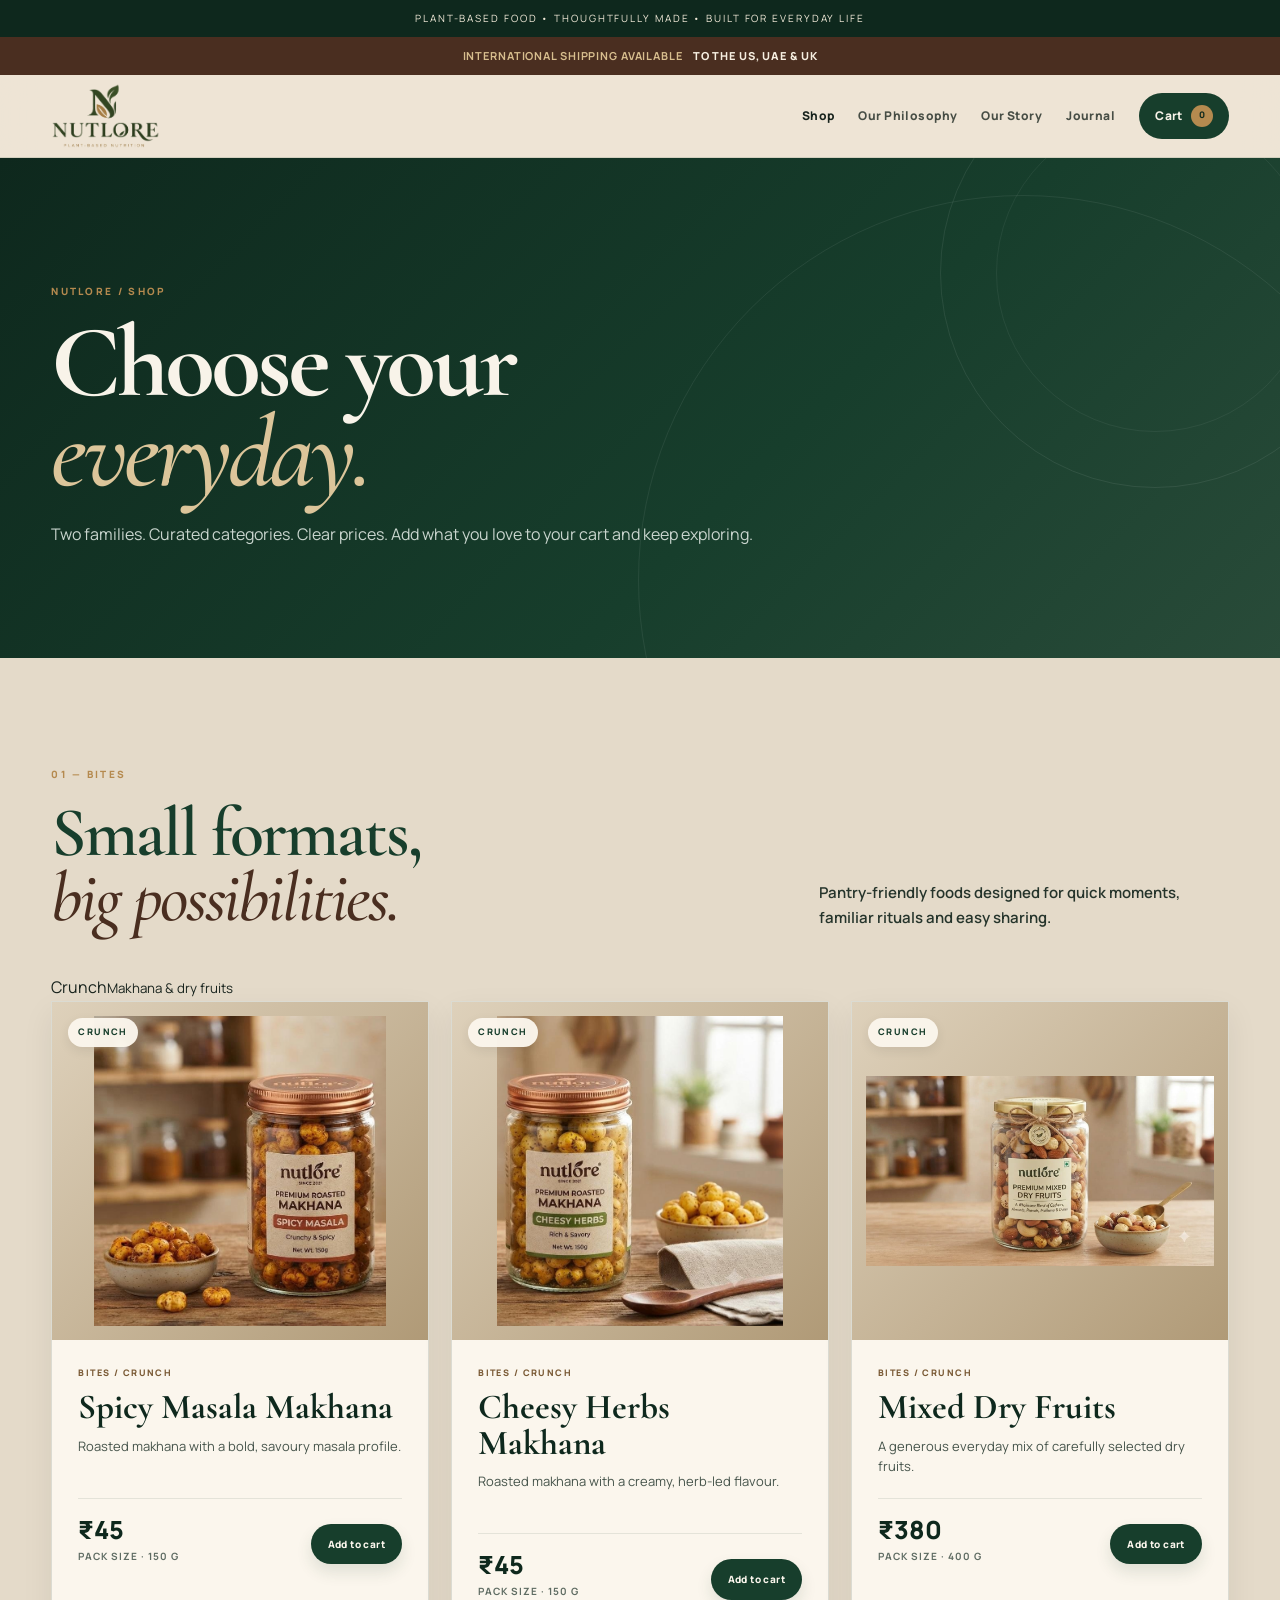
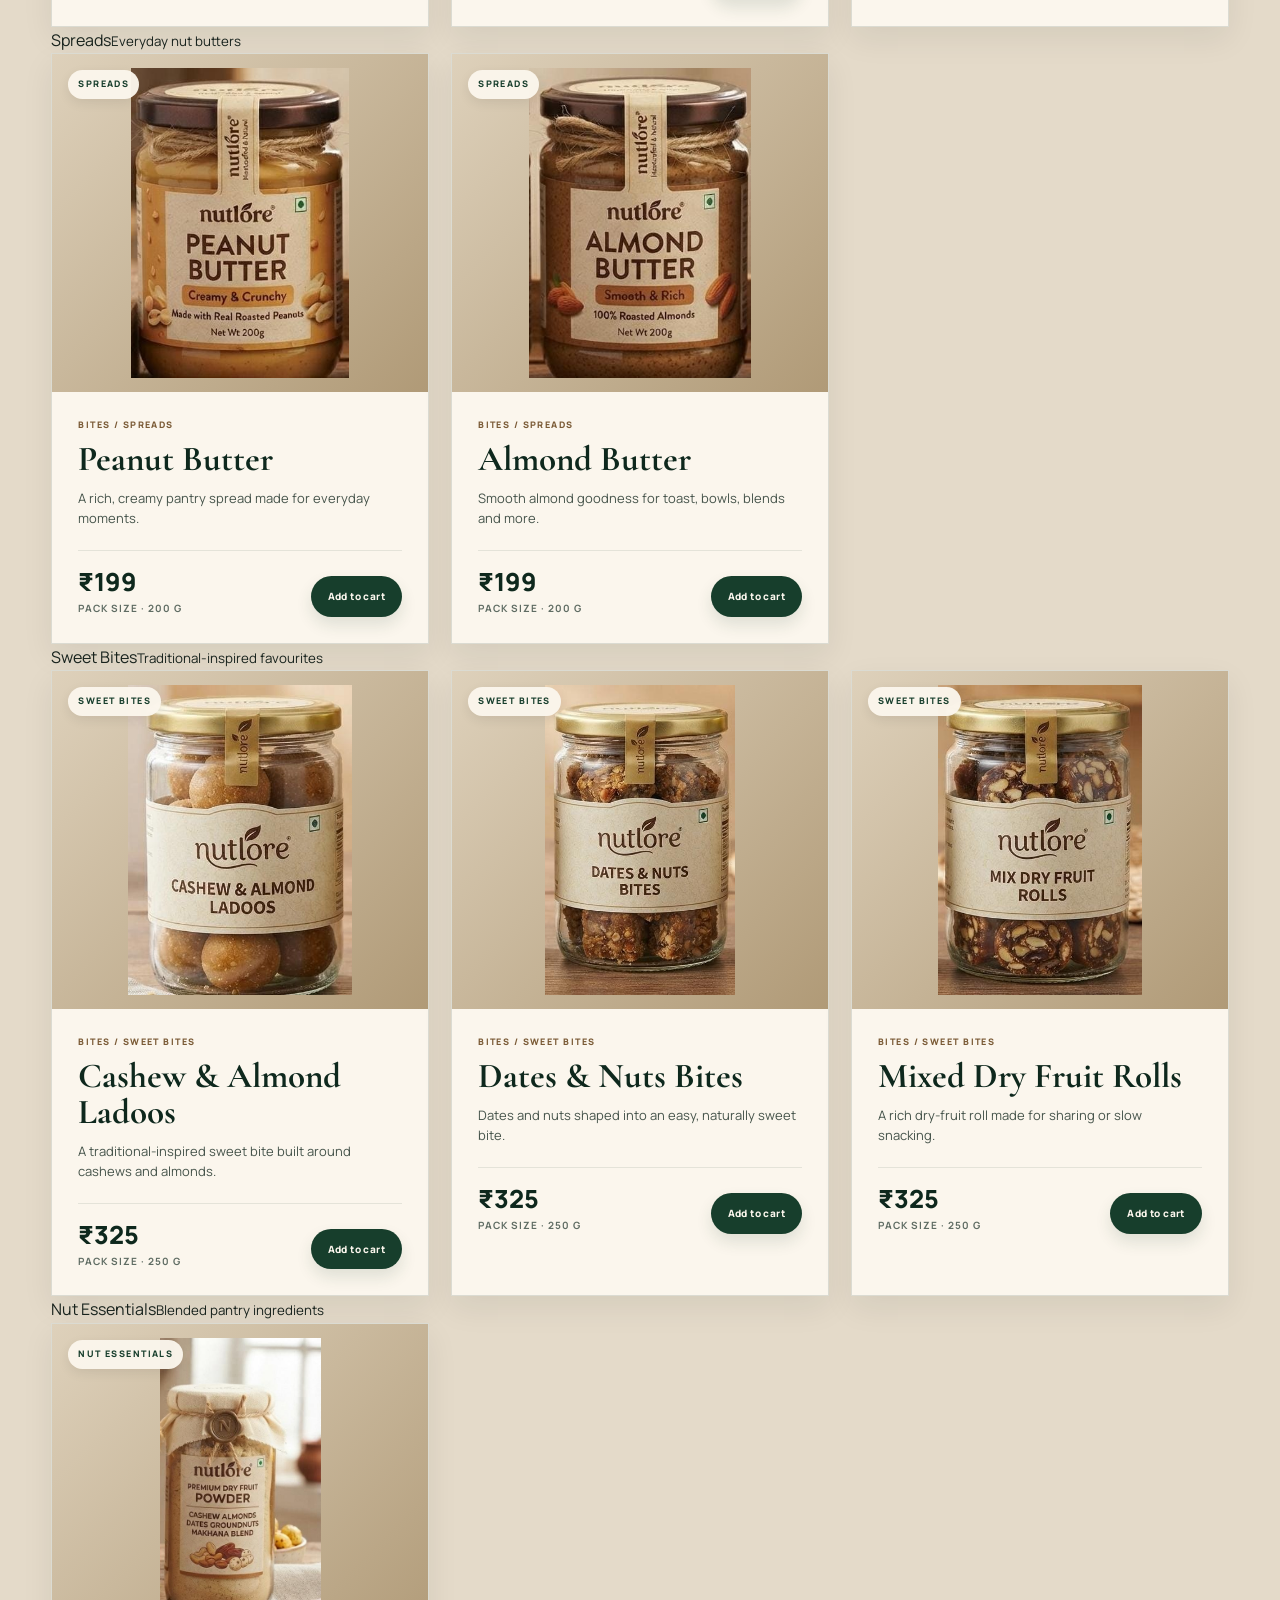
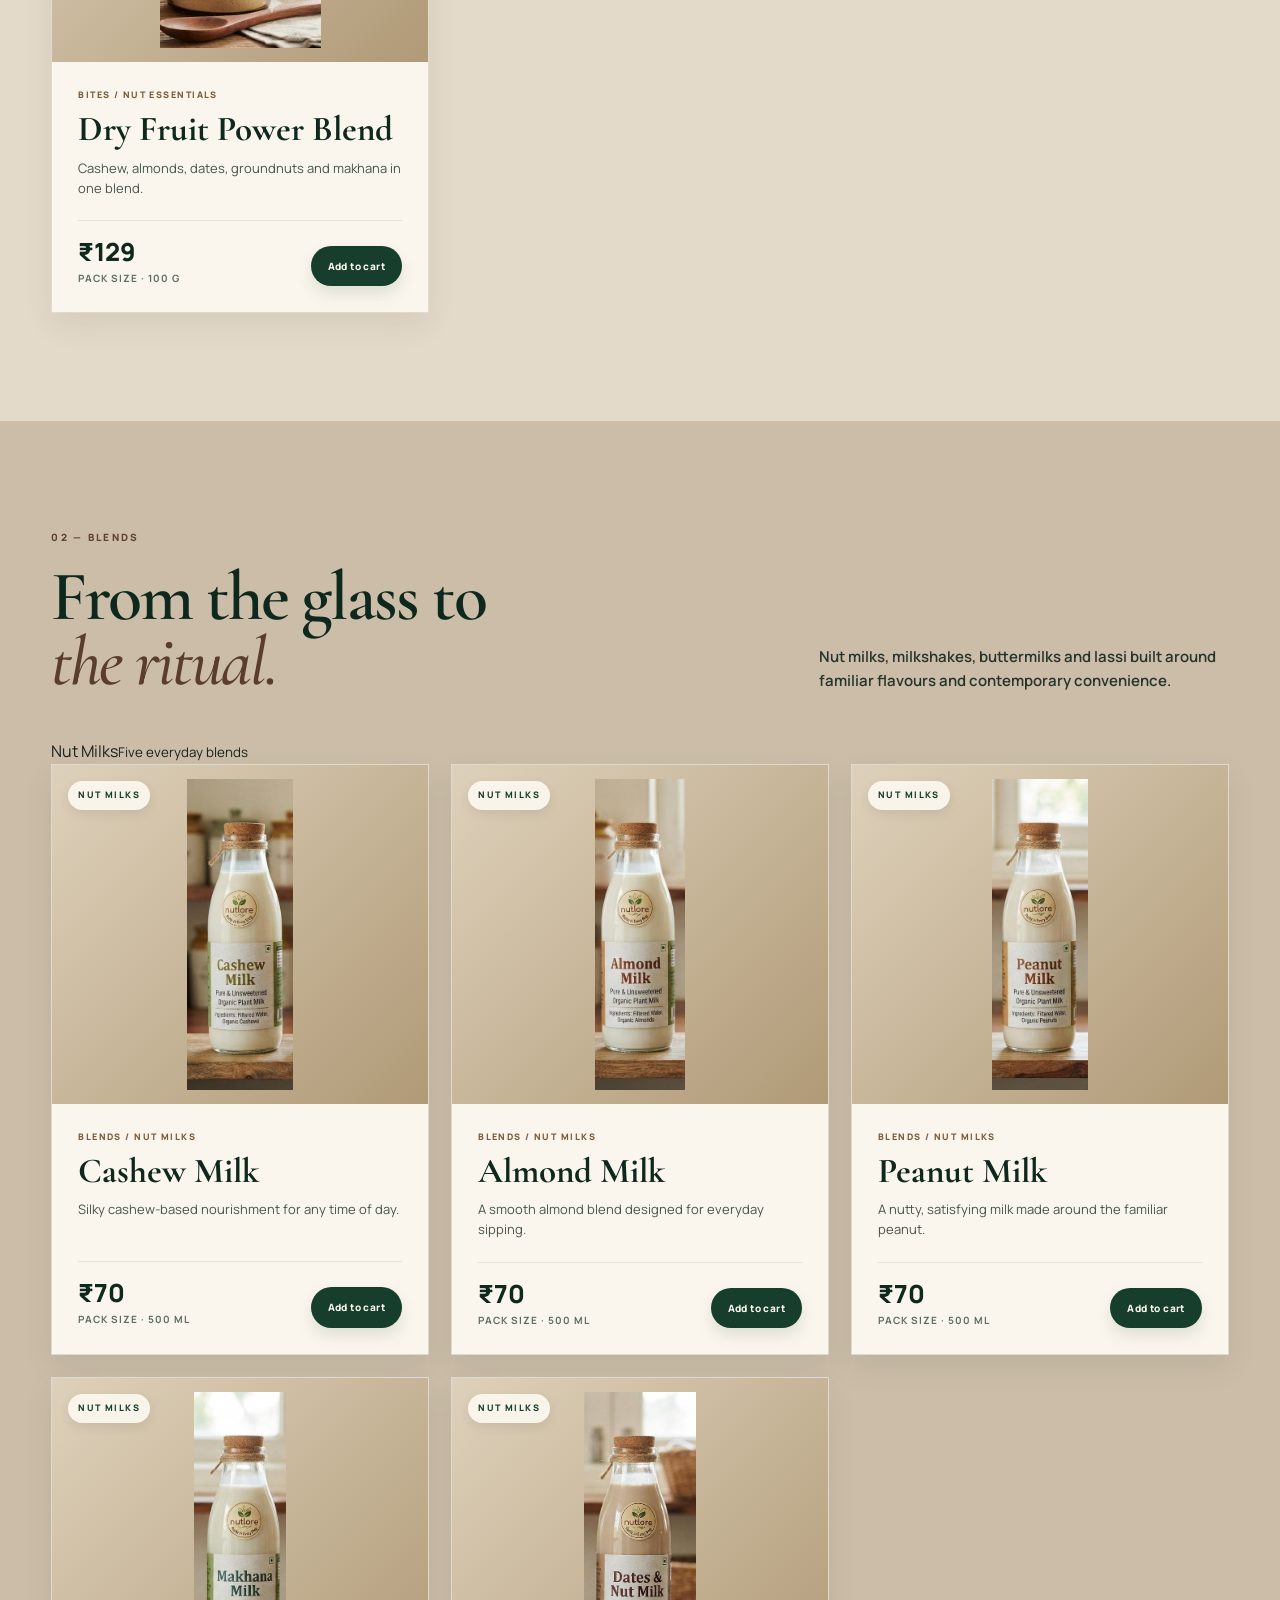
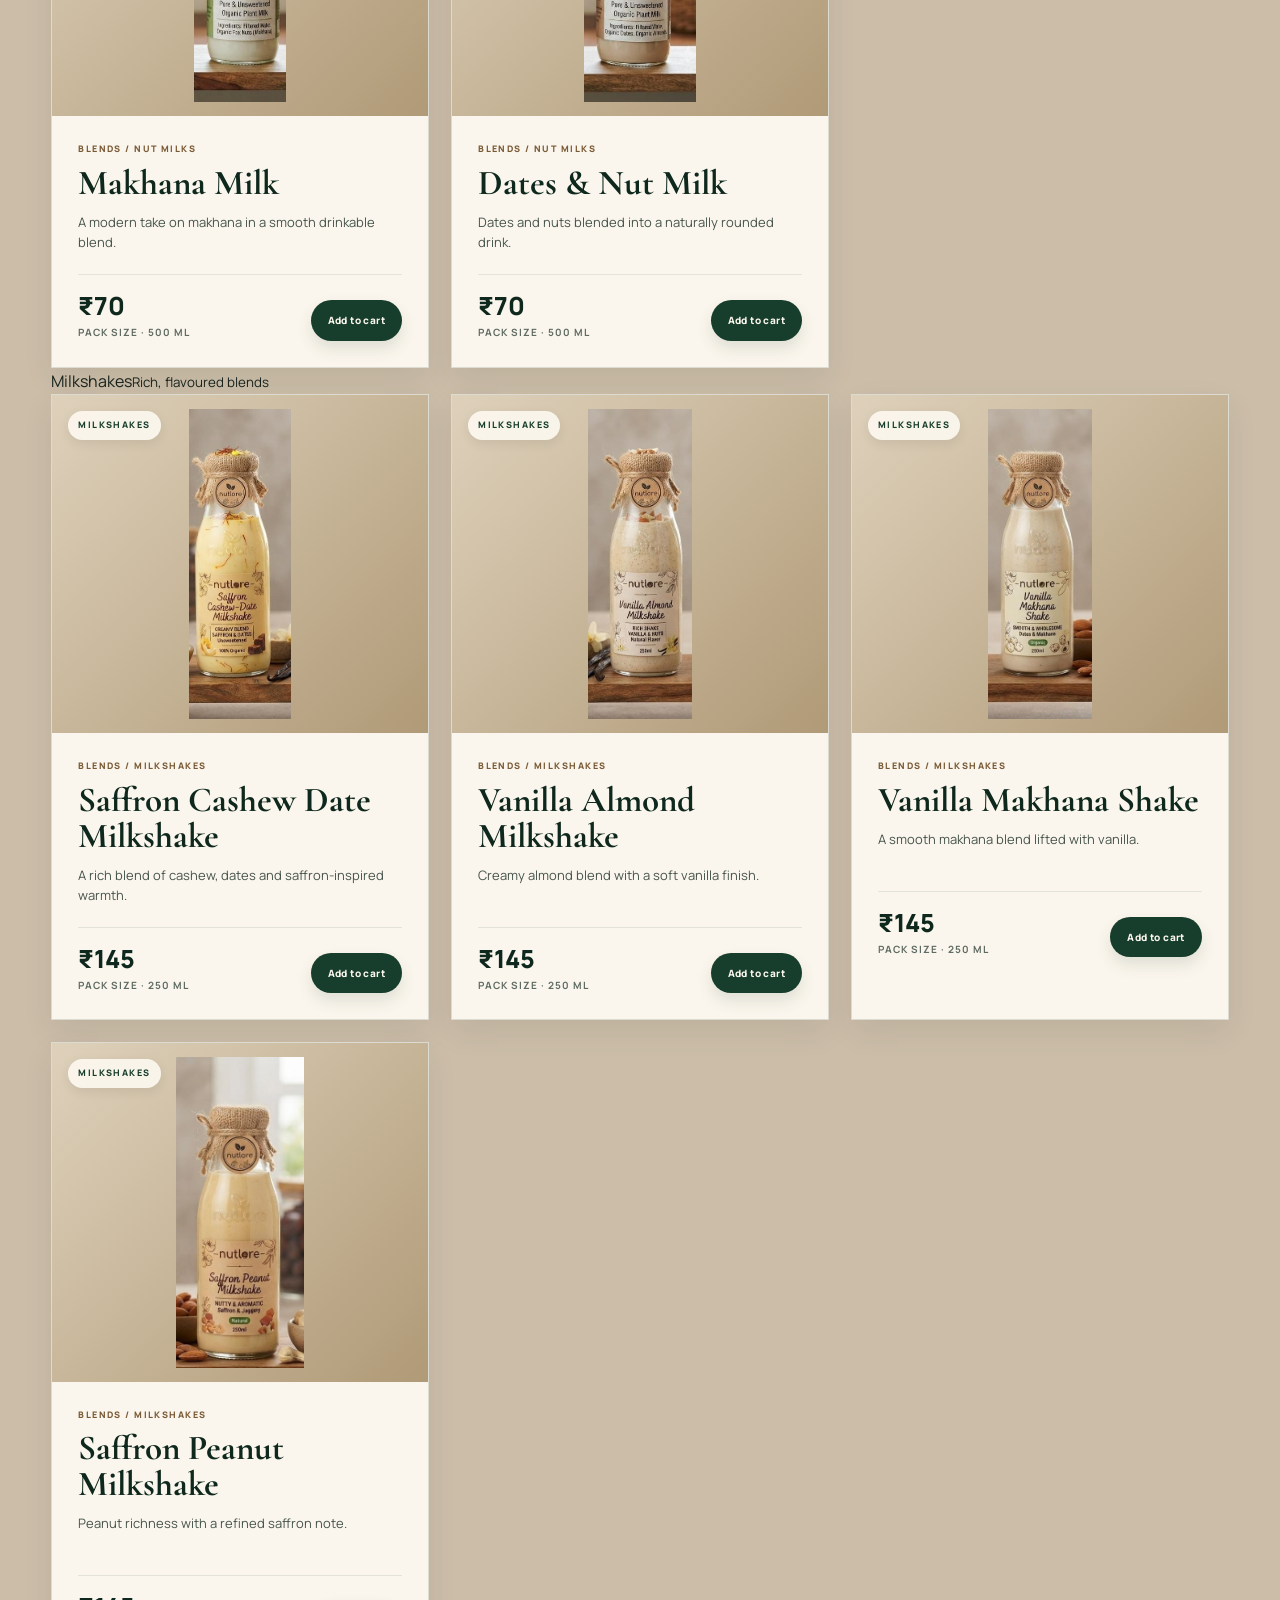
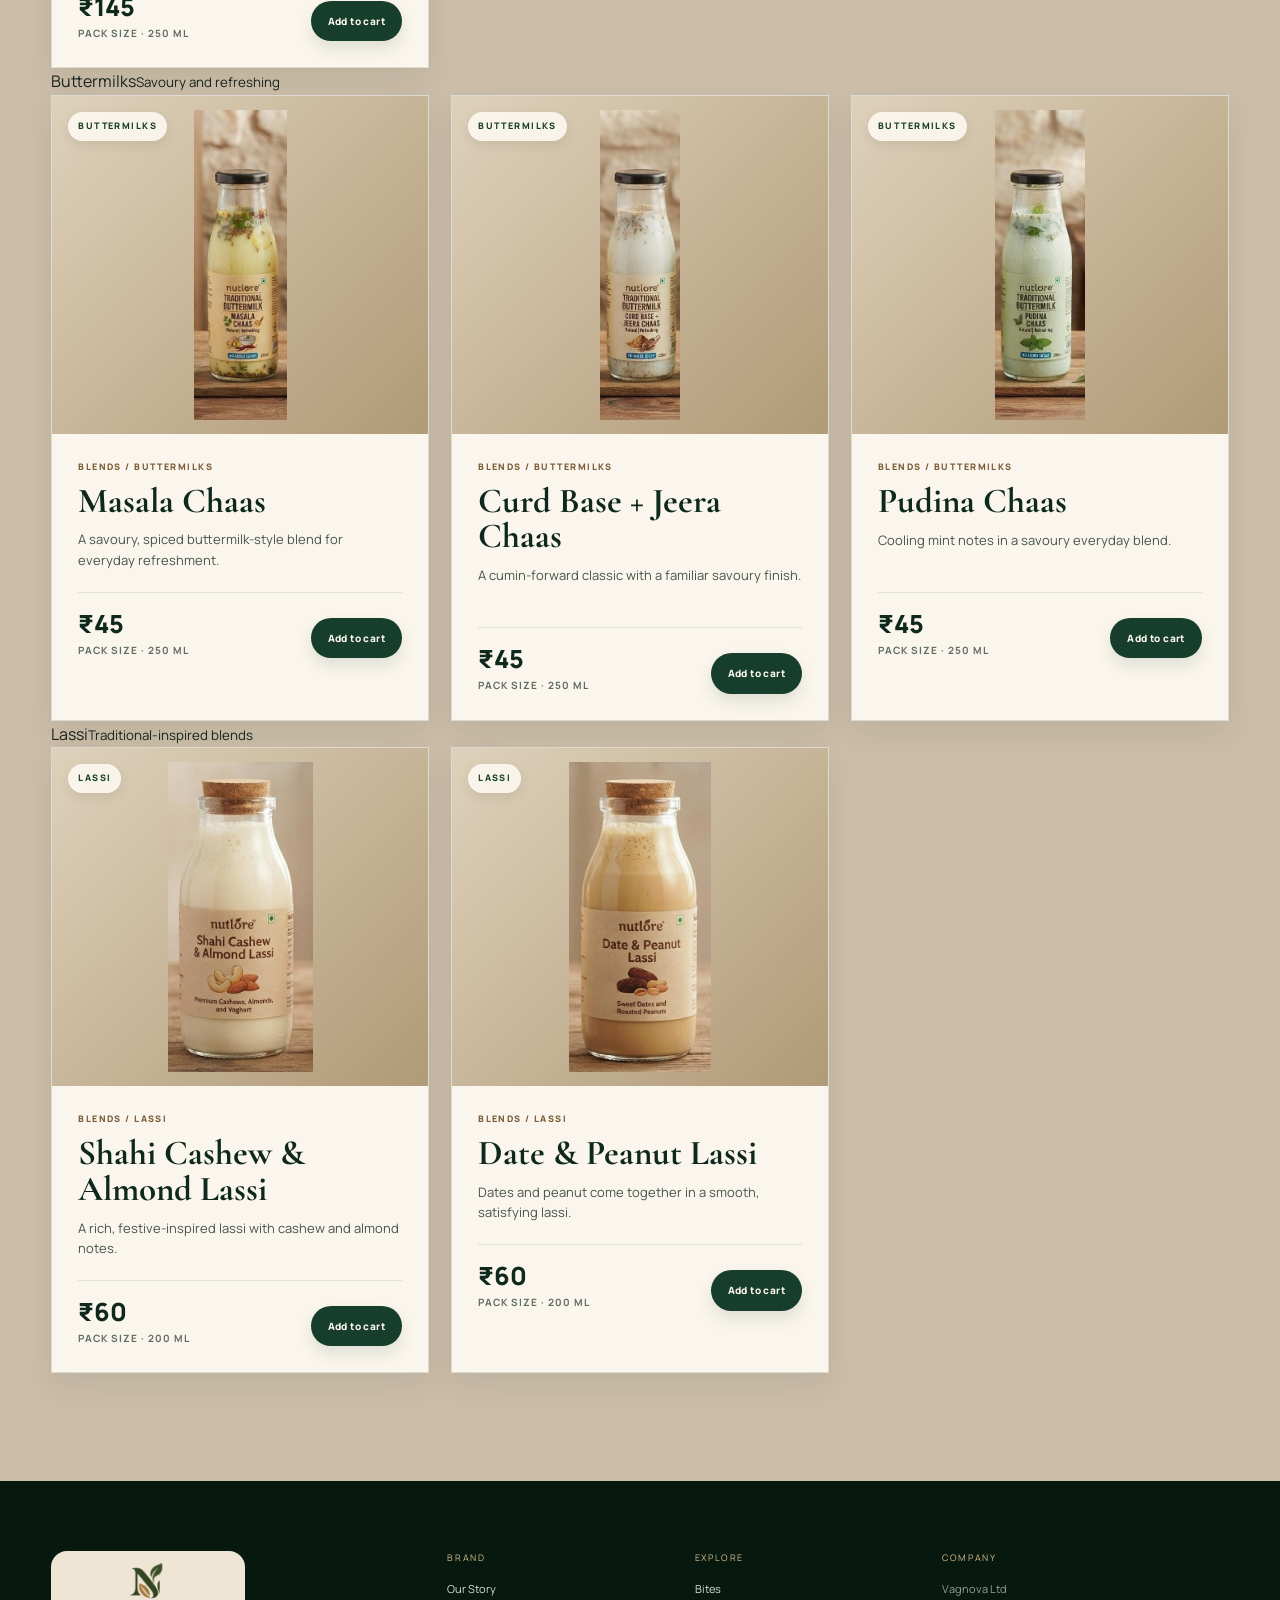
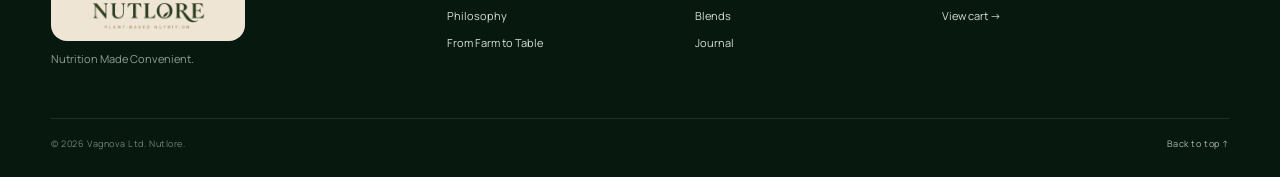
<file: shop.html>
<!DOCTYPE html>
<html lang="en"><head><meta charset="UTF-8"><meta name="viewport" content="width=device-width,initial-scale=1.0"><meta name="description" content="Shop Nutlore Bites and Blends."><title>Shop — Nutlore</title><link rel="icon" href="assets/favicon.png"><link rel="preconnect" href="https://fonts.googleapis.com"><link rel="preconnect" href="https://fonts.gstatic.com" crossorigin><link href="https://fonts.googleapis.com/css2?family=Cormorant+Garamond:wght@500;600;700&family=Manrope:wght@400;500;600;700;800&display=swap" rel="stylesheet"><link rel="stylesheet" href="styles.css"></head>
<body><div class="announcement">PLANT-BASED FOOD • THOUGHTFULLY MADE • BUILT FOR EVERYDAY LIFE</div><div class="shipping-banner"><strong>International shipping available</strong><span>to the US, UAE &amp; UK</span></div><header class="site-header" id="top"><div class="container nav-wrap"><a class="brand-logo" href="index.html"><img src="assets/nutlore-logo-first-transparent.png" alt="Nutlore logo"></a><button class="menu-toggle" aria-label="Open menu" aria-expanded="false">☰</button><nav class="nav"><a data-page="shop.html" href="shop.html">Shop</a><a data-page="philosophy.html" href="philosophy.html">Our Philosophy</a><a data-page="story.html" href="story.html">Our Story</a><a data-page="journal.html" href="journal.html">Journal</a><a class="nav-cta cart-link" data-page="cart.html" href="cart.html">Cart <span class="cart-count" data-cart-count>0</span></a></nav></div></header>
<main><section class="page-hero"><div class="hero-ornament"></div><div class="container"><p class="eyebrow">Nutlore / Shop</p><h1>Choose your<br><em>everyday.</em></h1><p>Two families. Curated categories. Clear prices. Add what you love to your cart and keep exploring.</p></div></section>
<section class="product-list section-space"><div class="container"><div class="section-head"><div><p class="eyebrow">01 — Bites</p><h2>Small formats,<br><em>big possibilities.</em></h2></div><p>Pantry-friendly foods designed for quick moments, familiar rituals and easy sharing.</p></div>
<div class="product-group"><div class="product-group-head"><span>Crunch</span><small>Makhana &amp; dry fruits</small></div><div class="product-grid" data-products-group="Bites|Crunch"></div></div>
<div class="product-group"><div class="product-group-head"><span>Spreads</span><small>Everyday nut butters</small></div><div class="product-grid" data-products-group="Bites|Spreads"></div></div>
<div class="product-group"><div class="product-group-head"><span>Sweet Bites</span><small>Traditional-inspired favourites</small></div><div class="product-grid" data-products-group="Bites|Sweet Bites"></div></div>
<div class="product-group"><div class="product-group-head"><span>Nut Essentials</span><small>Blended pantry ingredients</small></div><div class="product-grid" data-products-group="Bites|Nut Essentials"></div></div>
</div></section>
<section class="product-list section-space shop-blends" id="blends"><div class="container"><div class="section-head"><div><p class="eyebrow">02 — Blends</p><h2>From the glass to<br><em>the ritual.</em></h2></div><p>Nut milks, milkshakes, buttermilks and lassi built around familiar flavours and contemporary convenience.</p></div>
<div class="product-group"><div class="product-group-head"><span>Nut Milks</span><small>Five everyday blends</small></div><div class="product-grid" data-products-group="Blends|Nut Milks"></div></div>
<div class="product-group"><div class="product-group-head"><span>Milkshakes</span><small>Rich, flavoured blends</small></div><div class="product-grid" data-products-group="Blends|Milkshakes"></div></div>
<div class="product-group"><div class="product-group-head"><span>Buttermilks</span><small>Savoury and refreshing</small></div><div class="product-grid" data-products-group="Blends|Buttermilks"></div></div>
<div class="product-group"><div class="product-group-head"><span>Lassi</span><small>Traditional-inspired blends</small></div><div class="product-grid" data-products-group="Blends|Lassi"></div></div>
</div></section></main>
<footer class="site-footer"><div class="container footer-grid"><div><div class="footer-brand-wrap"><img src="assets/nutlore-logo-first-transparent.png" alt="Nutlore"></div><p>Nutrition Made Convenient.</p></div><div><span class="footer-label">Brand</span><a href="story.html">Our Story</a><a href="philosophy.html">Philosophy</a><a href="lore.html">From Farm to Table</a></div><div><span class="footer-label">Explore</span><a href="shop.html">Bites</a><a href="shop.html#blends">Blends</a><a href="journal.html">Journal</a></div><div><span class="footer-label">Company</span><p>Vagnova Ltd</p><a href="cart.html">View cart →</a></div></div><div class="container footer-bottom"><span>© <span data-current-year></span> Vagnova Ltd. Nutlore.</span><a href="#top">Back to top ↑</a></div></footer><script src="script.js"></script></body></html>
</file>
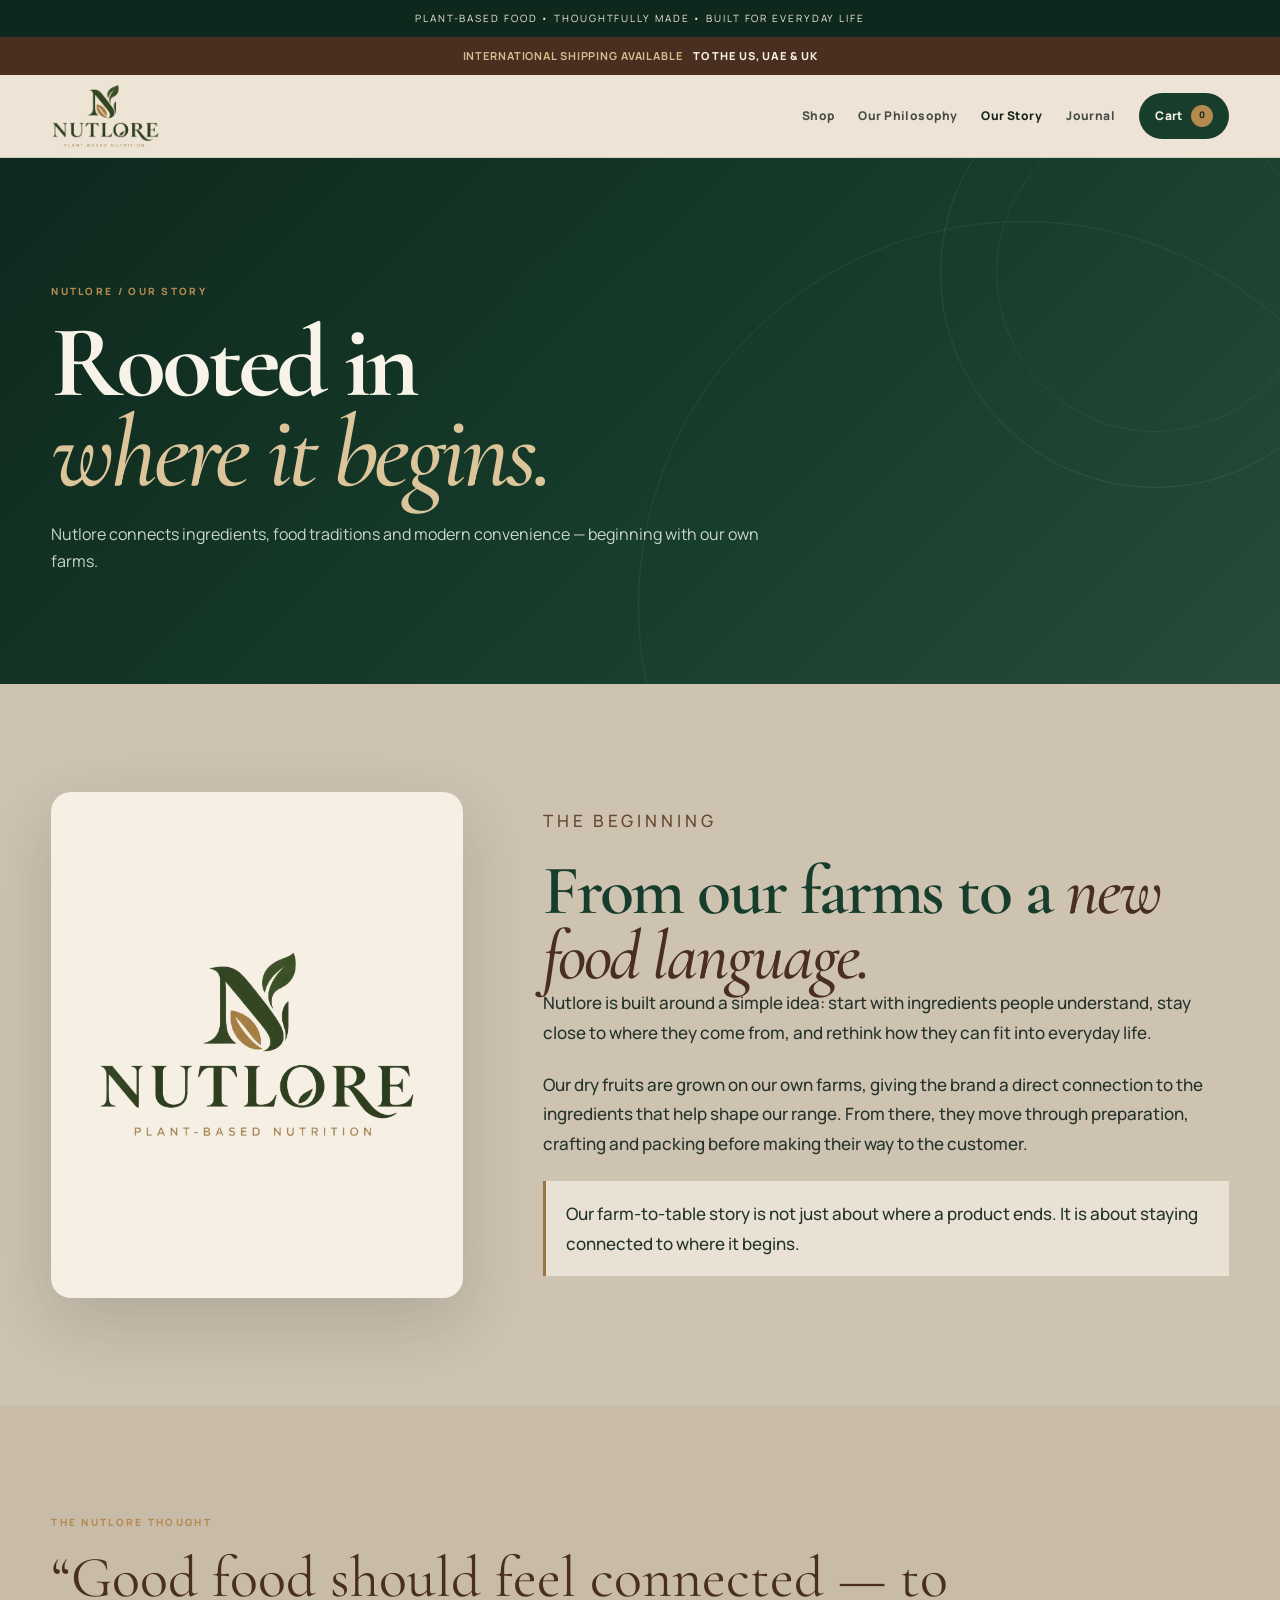
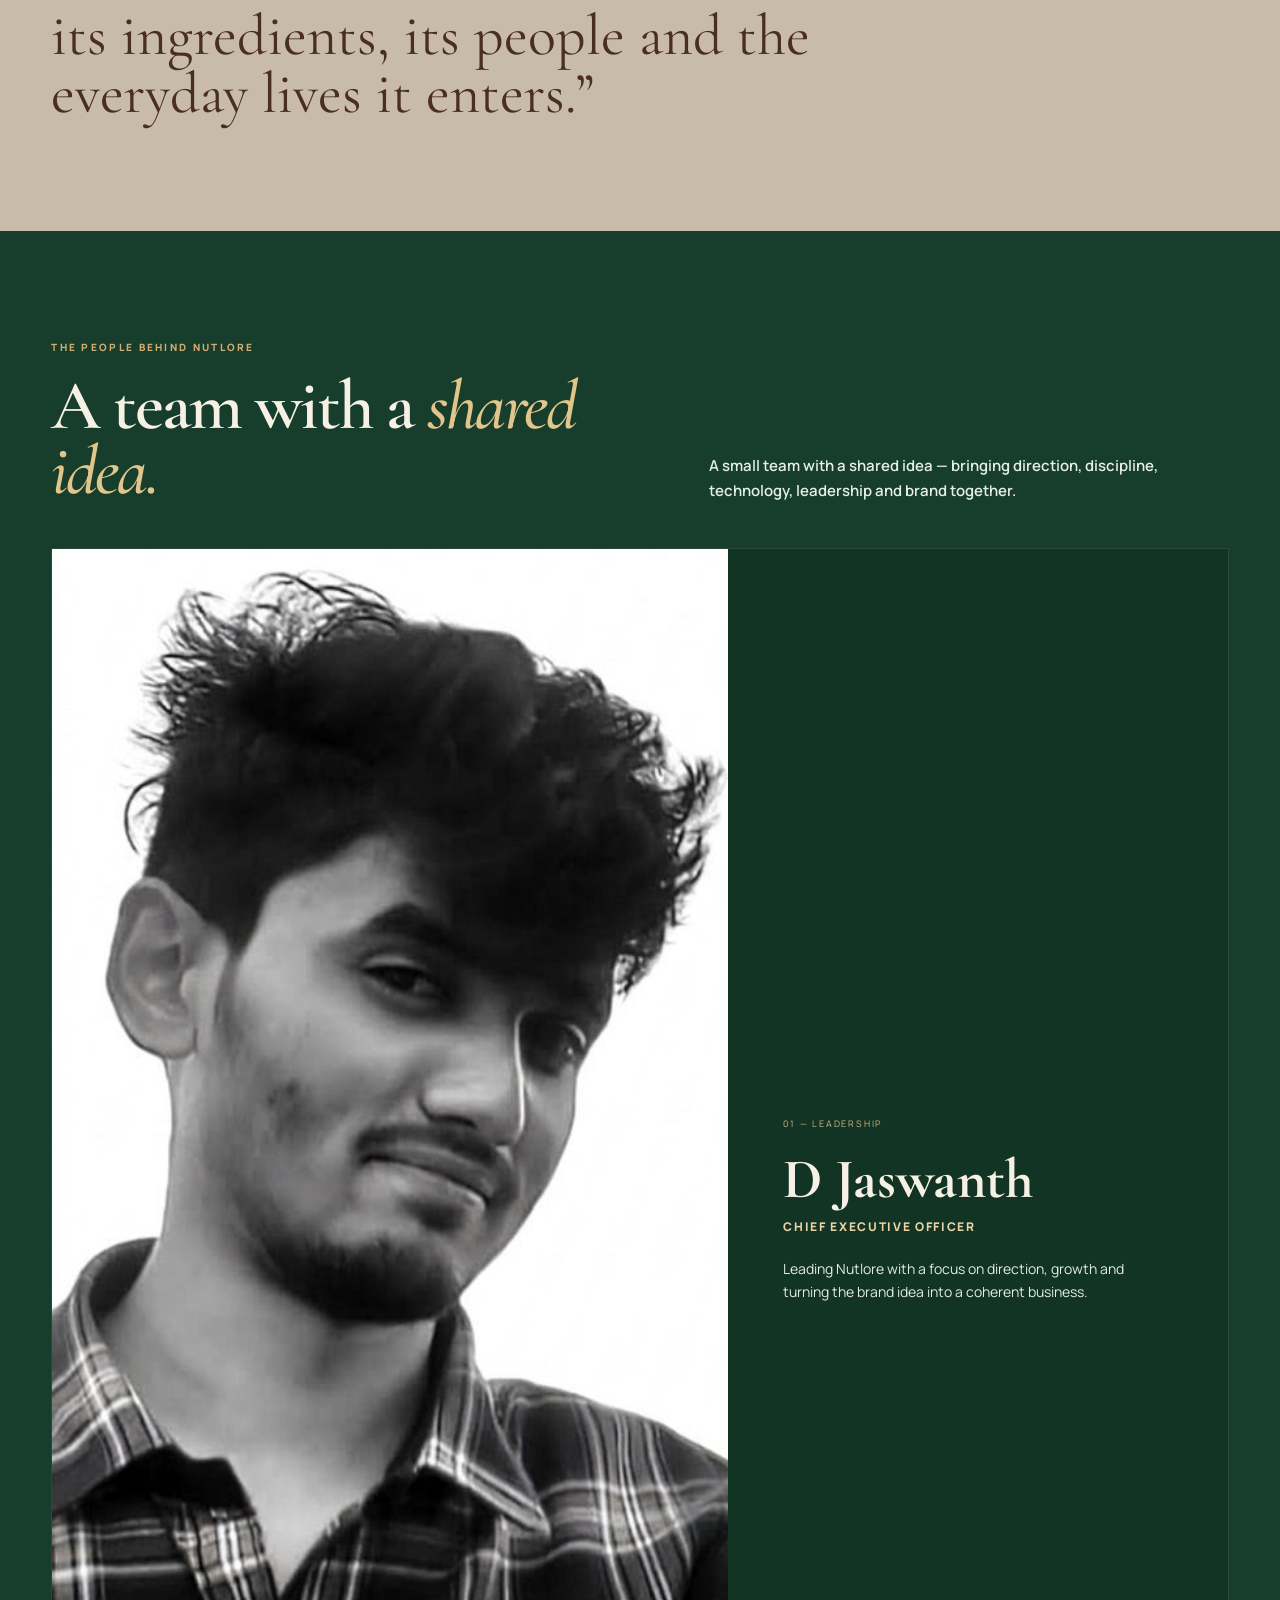
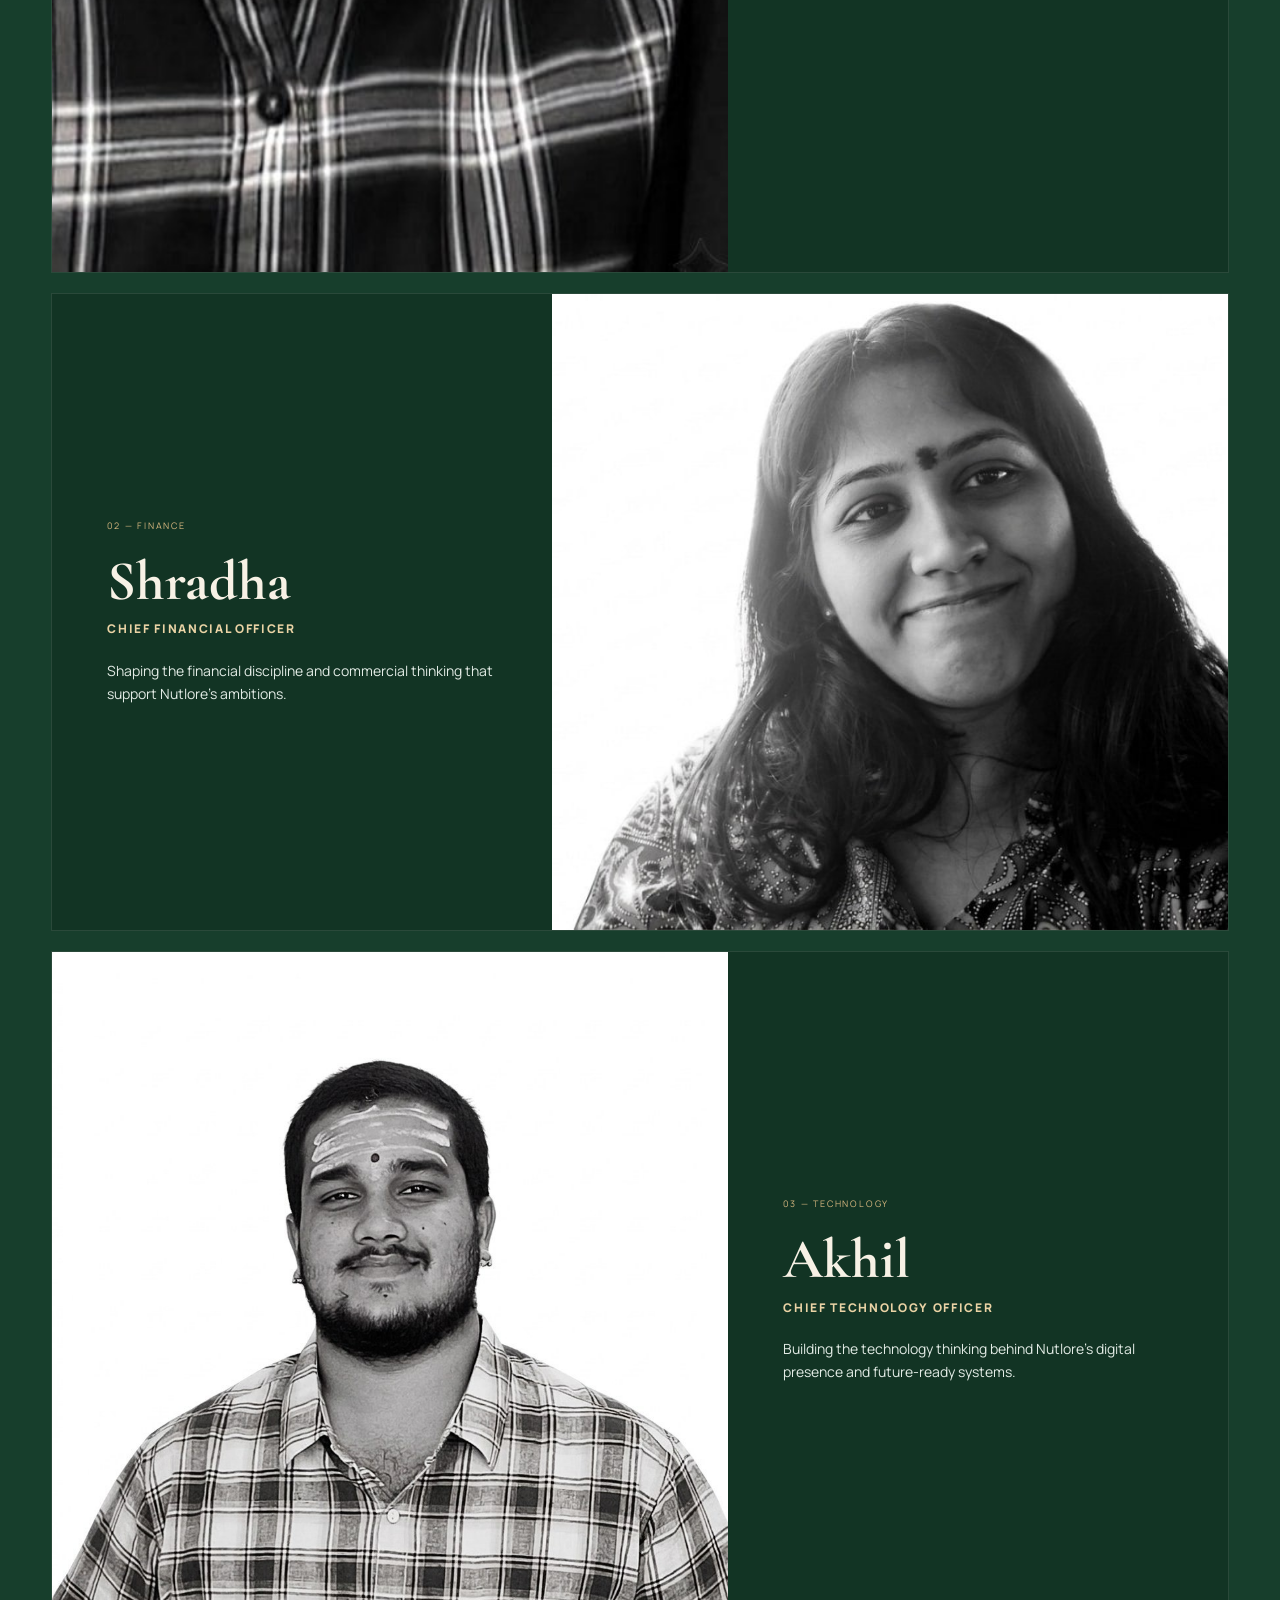
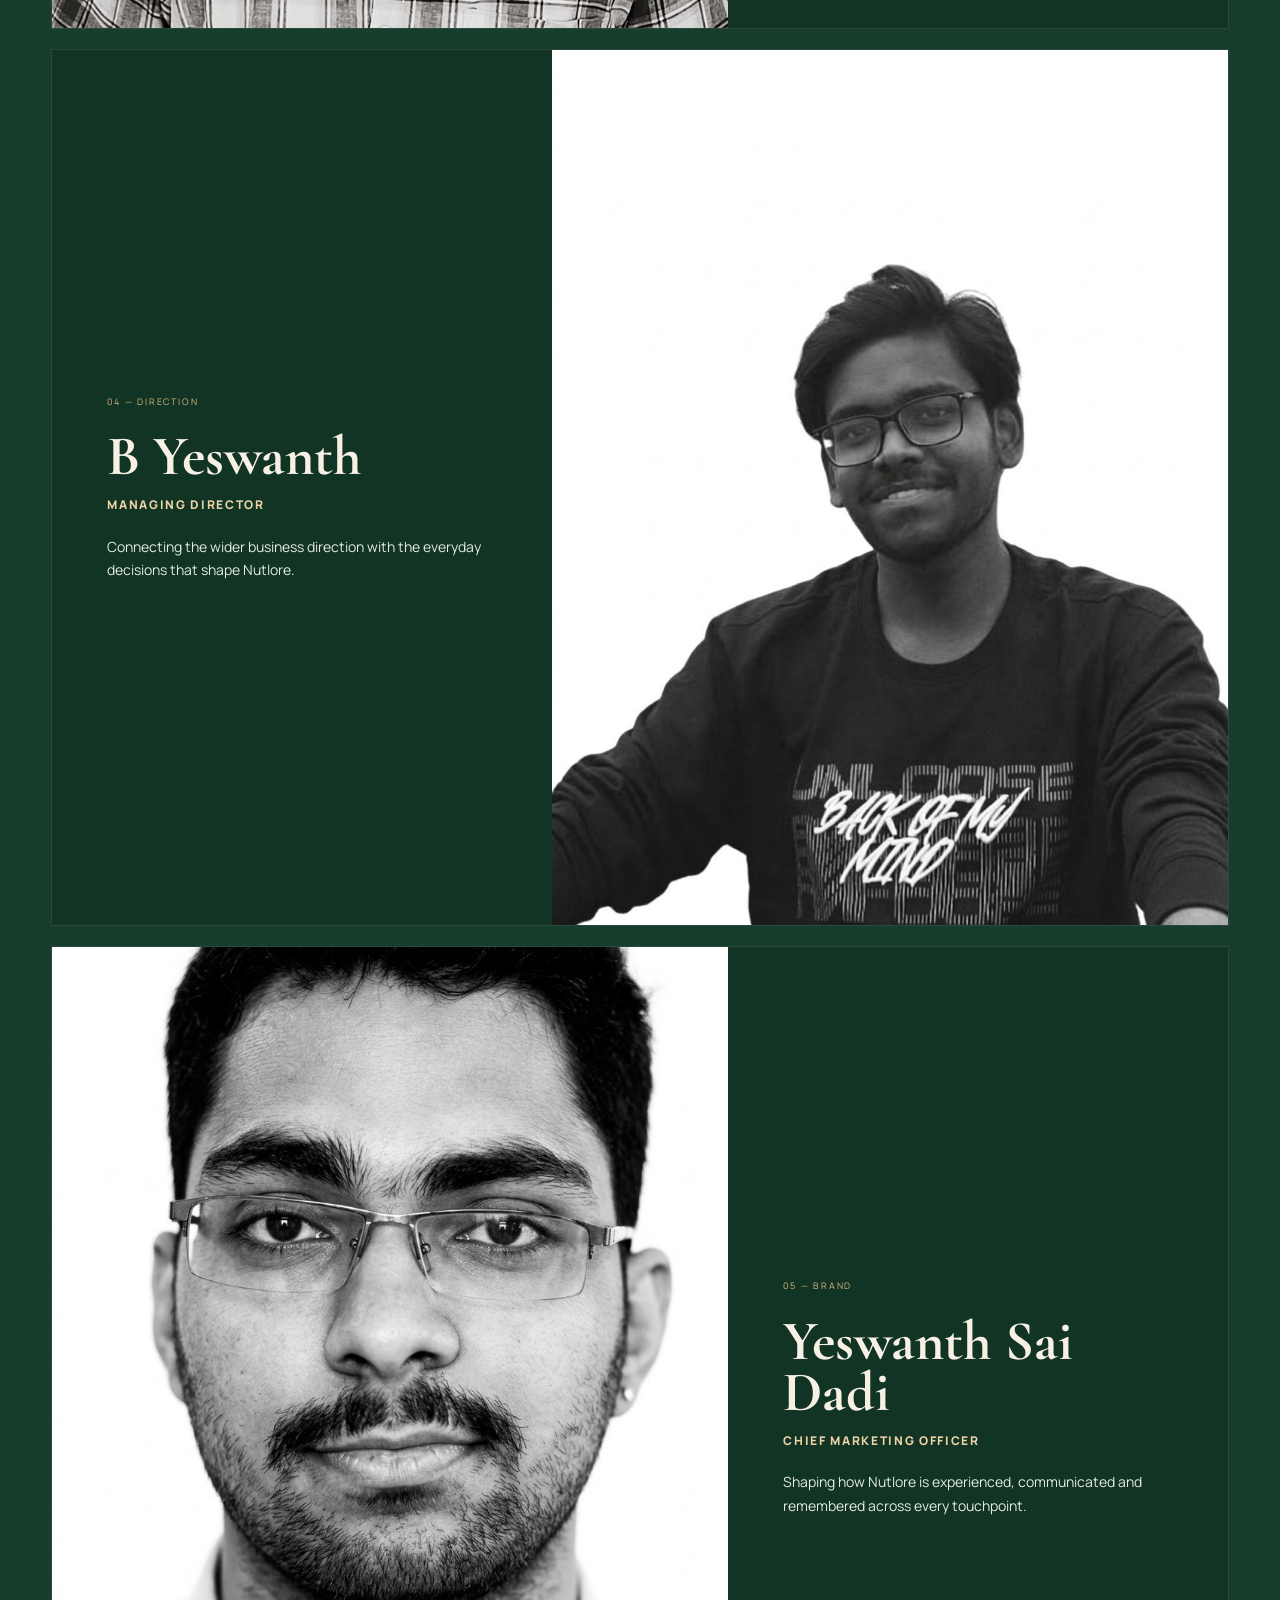
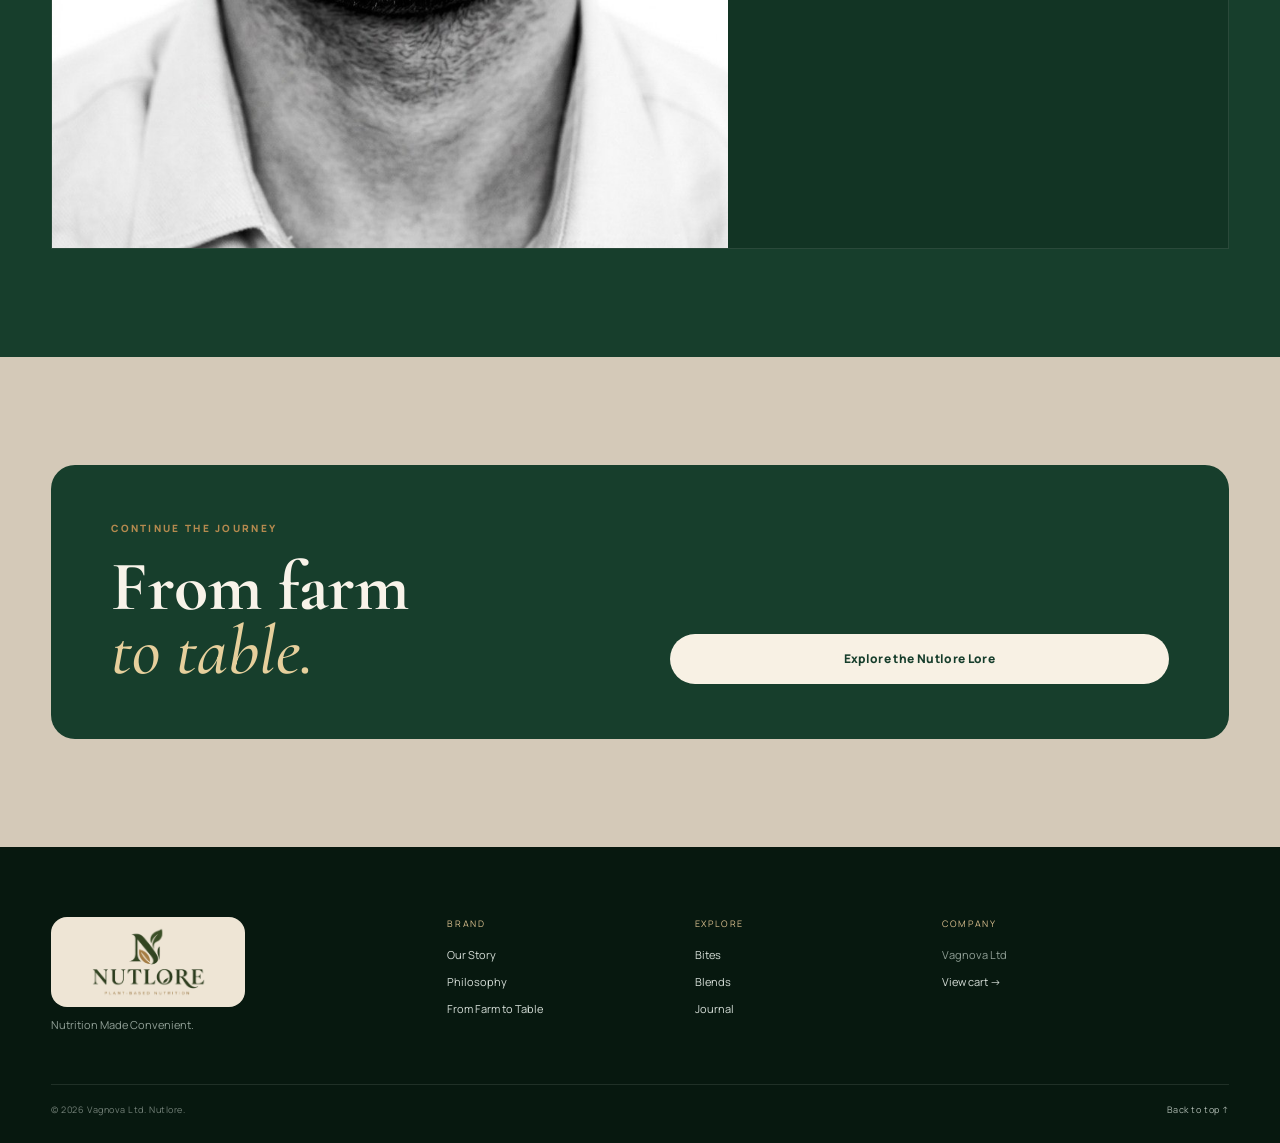
<file: story.html>
<!DOCTYPE html>
<html lang="en"><head><meta charset="UTF-8"><meta name="viewport" content="width=device-width,initial-scale=1.0"><meta name="description" content="The story of Nutlore, its own farms and the team behind the brand."><title>Our Story — Nutlore</title><link rel="icon" href="assets/favicon.png"><link rel="preconnect" href="https://fonts.googleapis.com"><link rel="preconnect" href="https://fonts.gstatic.com" crossorigin><link href="https://fonts.googleapis.com/css2?family=Cormorant+Garamond:wght@500;600;700&family=Manrope:wght@400;500;600;700;800&display=swap" rel="stylesheet"><link rel="stylesheet" href="styles.css"></head>
<body><div class="announcement">PLANT-BASED FOOD • THOUGHTFULLY MADE • BUILT FOR EVERYDAY LIFE</div><div class="shipping-banner"><strong>International shipping available</strong><span>to the US, UAE &amp; UK</span></div><header class="site-header"><div class="container nav-wrap"><a class="brand-logo" href="index.html"><img src="assets/nutlore-logo-first-transparent.png" alt="Nutlore logo"></a><button class="menu-toggle" aria-label="Open menu" aria-expanded="false">☰</button><nav class="nav"><a data-page="shop.html" href="shop.html">Shop</a><a data-page="philosophy.html" href="philosophy.html">Our Philosophy</a><a data-page="story.html" href="story.html">Our Story</a><a data-page="journal.html" href="journal.html">Journal</a><a class="nav-cta cart-link" data-page="cart.html" href="cart.html">Cart <span class="cart-count" data-cart-count>0</span></a></nav></div></header>
<main><section class="page-hero"><div class="hero-ornament"></div><div class="container"><p class="eyebrow">Nutlore / Our Story</p><h1>Rooted in<br><em>where it begins.</em></h1><p>Nutlore connects ingredients, food traditions and modern convenience — beginning with our own farms.</p></div></section>
<section class="story section-space"><div class="container story-grid"><div class="story-mark"><img src="assets/nutlore-logo-first-transparent.png" alt="Nutlore brand logo"></div><div class="story-copy"><p class="eyebrow">The beginning</p><h2>From our farms to a <em>new food language.</em></h2><p>Nutlore is built around a simple idea: start with ingredients people understand, stay close to where they come from, and rethink how they can fit into everyday life.</p><p>Our dry fruits are grown on our own farms, giving the brand a direct connection to the ingredients that help shape our range. From there, they move through preparation, crafting and packing before making their way to the customer.</p><p class="story-farm-note">Our farm-to-table story is not just about where a product ends. It is about staying connected to where it begins.</p></div></div></section>
<section class="quote-panel section-space"><div class="container"><p class="eyebrow">The Nutlore thought</p><blockquote>“Good food should feel connected — to its ingredients, its people and the everyday lives it enters.”</blockquote></div></section>
<section class="team section-space"><div class="container"><div class="section-head"><div><p class="eyebrow">The people behind Nutlore</p><h2>A team with a <em>shared idea.</em></h2></div><p>A small team with a shared idea — bringing direction, discipline, technology, leadership and brand together.</p></div><div class="team-stack">
<article class="team-profile"><div class="team-photo"><img src="assets/team/d-jaswanth.jpg" alt="D Jaswanth" loading="lazy" onerror="this.style.display='none';this.nextElementSibling.classList.remove('hidden')"><div class="photo-placeholder hidden"><div class="monogram">DJ</div></div></div><div class="team-info"><span class="number">01 — LEADERSHIP</span><h3>D Jaswanth</h3><span class="designation">Chief Executive Officer</span><p>Leading Nutlore with a focus on direction, growth and turning the brand idea into a coherent business.</p></div></article>
<article class="team-profile"><div class="team-photo"><img src="assets/team/shradha.jpg" alt="Shradha" loading="lazy" onerror="this.style.display='none';this.nextElementSibling.classList.remove('hidden')"><div class="photo-placeholder hidden"><div class="monogram">S</div></div></div><div class="team-info"><span class="number">02 — FINANCE</span><h3>Shradha</h3><span class="designation">Chief Financial Officer</span><p>Shaping the financial discipline and commercial thinking that support Nutlore's ambitions.</p></div></article>
<article class="team-profile"><div class="team-photo"><img src="assets/team/akhil.jpg" alt="Akhil" loading="lazy" onerror="this.style.display='none';this.nextElementSibling.classList.remove('hidden')"><div class="photo-placeholder hidden"><div class="monogram">A</div></div></div><div class="team-info"><span class="number">03 — TECHNOLOGY</span><h3>Akhil</h3><span class="designation">Chief Technology Officer</span><p>Building the technology thinking behind Nutlore's digital presence and future-ready systems.</p></div></article>
<article class="team-profile"><div class="team-photo"><img src="assets/team/b-yeswanth.jpg" alt="B Yeswanth" loading="lazy" onerror="this.style.display='none';this.nextElementSibling.classList.remove('hidden')"><div class="photo-placeholder hidden"><div class="monogram">BY</div></div></div><div class="team-info"><span class="number">04 — DIRECTION</span><h3>B Yeswanth</h3><span class="designation">Managing Director</span><p>Connecting the wider business direction with the everyday decisions that shape Nutlore.</p></div></article>
<article class="team-profile"><div class="team-photo"><img src="assets/team/yeswanth-sai-dadi.jpg" alt="Yeswanth Sai Dadi" loading="lazy" onerror="this.style.display='none';this.nextElementSibling.classList.remove('hidden')"><div class="photo-placeholder hidden"><div class="monogram">YSD</div></div></div><div class="team-info"><span class="number">05 — BRAND</span><h3>Yeswanth Sai Dadi</h3><span class="designation">Chief Marketing Officer</span><p>Shaping how Nutlore is experienced, communicated and remembered across every touchpoint.</p></div></article>
</div></div></section><section class="contact-cta section-space"><div class="container contact-panel"><div><p class="eyebrow">Continue the journey</p><h2>From farm<br><em>to table.</em></h2></div><a class="button button-primary" href="lore.html">Explore the Nutlore Lore</a></div></section></main>
<footer class="site-footer"><div class="container footer-grid"><div><div class="footer-brand-wrap"><img src="assets/nutlore-logo-first-transparent.png" alt="Nutlore"></div><p>Nutrition Made Convenient.</p></div><div><span class="footer-label">Brand</span><a href="story.html">Our Story</a><a href="philosophy.html">Philosophy</a><a href="lore.html">From Farm to Table</a></div><div><span class="footer-label">Explore</span><a href="shop.html">Bites</a><a href="shop.html#blends">Blends</a><a href="journal.html">Journal</a></div><div><span class="footer-label">Company</span><p>Vagnova Ltd</p><a href="cart.html">View cart →</a></div></div><div class="container footer-bottom"><span>© <span data-current-year></span> Vagnova Ltd. Nutlore.</span><a href="#top">Back to top ↑</a></div></footer><script src="script.js"></script></body></html>
</file>
<file: styles.css>
:root{
  --forest:#173e2c;
  --forest-2:#20513a;
  --forest-3:#0e281d;
  --walnut:#4a2e20;
  --brown:#684436;
  --beige:#c8af88;
  --cream:#eee5d5;
  --paper:#e4dac9;
  --paper-2:#d5c8b4;
  --gold:#b58a4f;
  --gold-light:#d8be8e;
  --ink:#18231d;
  --muted:#4f5c53;
  --line:rgba(23,62,44,.16);
  --light:#f8f3e9;
  --light-muted:#cbd6cf;
  --shadow:0 24px 70px rgba(15,35,25,.16);
  --serif:'Cormorant Garamond', Georgia, serif;
  --sans:'Manrope', Arial, sans-serif;
}
*{box-sizing:border-box;margin:0;padding:0}
html{scroll-behavior:smooth}
body{font-family:var(--sans);background:var(--paper);color:var(--ink);line-height:1.65;overflow-x:hidden;cursor:url('assets/almond-cursor.svg') 18 18,auto}
a,button{cursor:url('assets/almond-cursor.svg') 18 18,pointer}
input,textarea,select{cursor:text}
a{color:inherit;text-decoration:none}
button{font:inherit}
img{display:block;max-width:100%}
.container{width:min(1180px,92vw);margin:0 auto}
.section-space{padding:108px 0}
.announcement{background:var(--forest-3);color:#f2ead9;font-size:10px;letter-spacing:.19em;text-align:center;padding:10px 16px;text-transform:uppercase}
.shipping-banner{background:var(--walnut);color:#f7efe1;display:flex;justify-content:center;align-items:center;gap:10px;padding:10px 16px;font-size:11px;font-weight:800;letter-spacing:.08em;text-transform:uppercase}
.shipping-banner strong{color:var(--gold-light)}
.site-header{position:sticky;top:0;z-index:40;background:rgba(238,229,213,.97);backdrop-filter:blur(18px);border-bottom:1px solid rgba(23,62,44,.13)}
.nav-wrap{height:82px;display:flex;align-items:center;gap:24px}
.brand-logo{display:flex;align-items:center;width:176px;height:66px;overflow:visible;flex-shrink:0}
.brand-logo img{width:100%;height:100%;object-fit:contain;object-position:left center}
.nav{display:flex;align-items:center;gap:24px;font-size:12px;font-weight:800;letter-spacing:.035em;margin-left:auto}
.nav a{opacity:.78;transition:.2s ease}.nav a:hover,.nav a.active{opacity:1}
.nav-cta{background:var(--forest);color:var(--light);padding:12px 16px;border-radius:999px;opacity:1!important}
.cart-link{display:inline-flex;align-items:center;gap:8px}.cart-count{display:inline-flex;min-width:22px;height:22px;padding:0 6px;align-items:center;justify-content:center;border-radius:999px;background:var(--gold);color:var(--forest-3);font-size:9px;font-weight:900}
.menu-toggle{display:none;margin-left:auto;border:0;background:transparent;font-size:25px;color:var(--forest)}
.hero{background:radial-gradient(circle at 80% 15%,rgba(181,138,79,.16),transparent 28%),linear-gradient(122deg,#0c2419 0%,var(--forest) 56%,#0a2117 100%);color:var(--light);min-height:740px;display:flex;align-items:center;position:relative;overflow:hidden}
.hero:before,.page-hero:before{content:"";position:absolute;inset:auto -10vw -24vw auto;width:60vw;height:60vw;border:1px solid rgba(255,255,255,.07);border-radius:50%}
.hero-grid{display:grid;grid-template-columns:1.03fr .97fr;gap:70px;align-items:center;padding:92px 0;position:relative;z-index:2}
.hero-copy{max-width:660px}.eyebrow{text-transform:uppercase;letter-spacing:.23em;font-size:10px;font-weight:900;color:var(--gold);margin-bottom:18px}
.hero h1{font-family:var(--serif);font-size:clamp(62px,8.3vw,110px);line-height:.88;font-weight:600;letter-spacing:-.04em}.hero h1 em,.contact-panel h2 em{color:#e6cf9c;font-style:italic;font-weight:500}
.hero-text{max-width:600px;margin-top:28px;color:#d3ded6;font-size:16px}.hero-actions{display:flex;align-items:center;gap:22px;flex-wrap:wrap;margin-top:36px}
.button{display:inline-flex;align-items:center;justify-content:center;border-radius:999px;padding:15px 22px;font-size:12px;font-weight:900;letter-spacing:.03em;transition:transform .2s ease,box-shadow .2s ease,border-color .2s ease}.button:hover{transform:translateY(-2px);box-shadow:0 15px 30px rgba(0,0,0,.15)}
.button-primary{background:#f8f1e4;color:var(--forest)}.button-dark{background:var(--forest);color:#f8f1e4}.button-outline{border:1px solid rgba(23,62,44,.3);color:var(--forest)}
.text-link{font-size:12px;font-weight:900;letter-spacing:.04em}.text-link span{margin-left:8px;color:var(--gold)}
.hero-note{display:flex;align-items:center;gap:10px;color:#abbcaf;font-size:11px;margin-top:28px}.dot{width:7px;height:7px;border-radius:50%;background:var(--gold)}
.hero-brand{display:flex;flex-direction:column;align-items:center;justify-content:center}.logo-stage{width:min(100%,560px);background:var(--cream);border-radius:24px;padding:28px;box-shadow:0 35px 80px rgba(0,0,0,.24)}.logo-stage img{width:100%}.logo-caption{text-transform:uppercase;font-size:9px;letter-spacing:.2em;color:#aebcb3;margin-top:14px}
.scroll-cue{position:absolute;left:50%;bottom:22px;transform:translateX(-50%);font-size:9px;letter-spacing:.16em;text-transform:uppercase;color:#8ea398}.scroll-cue span{color:var(--gold);margin-left:8px}
.page-hero{position:relative;overflow:hidden;background:linear-gradient(135deg,var(--forest-3),var(--forest) 60%,#294b39);color:var(--light);padding:125px 0 110px}.page-hero .hero-ornament{position:absolute;right:-90px;top:-100px;width:430px;height:430px;border:1px solid rgba(255,255,255,.08);border-radius:50%}.page-hero .hero-ornament:after{content:"";position:absolute;inset:55px;border:1px solid rgba(255,255,255,.06);border-radius:50%}.page-hero h1{font-family:var(--serif);font-size:clamp(66px,8vw,112px);line-height:.88;letter-spacing:-.04em;position:relative;z-index:2}.page-hero h1 em{font-style:italic;color:#dcc59a;font-weight:500}.page-hero p:not(.eyebrow){max-width:740px;color:#c9d5ce;margin-top:24px;font-size:16px;position:relative;z-index:2}
.section-head,.featured-top{display:flex;justify-content:space-between;align-items:flex-end;gap:45px;margin-bottom:44px}.section-head>p,.featured-top>p{max-width:410px;color:#34423a;font-size:13px}.product-list .section-head>p{color:#25342b;font-size:15px;line-height:1.65;font-weight:600} .purpose .section-head>p,.pillars .section-head>p{font-size:17px;line-height:1.65;color:#25342b;font-weight:600}.purpose .eyebrow,.pillars .eyebrow{color:var(--forest-3)}
.intro{background:#e4dac9}.intro-grid{display:grid;grid-template-columns:.9fr 1.1fr;gap:90px;align-items:start}.intro h2,.section-head h2,.story h2,.purpose h2,.journal h2{font-family:var(--serif);font-size:70px;line-height:.93;letter-spacing:-.03em;font-weight:600;color:var(--forest)}.intro h2 em,.section-head h2 em,.story h2 em,.purpose h2 em,.journal h2 em{font-style:italic;color:var(--walnut);font-weight:500}.intro-copy{max-width:720px}.intro-copy p{font-size:17px;color:#465249;margin-bottom:22px}
.pillars{background:#d7cbb8}.pillar-grid{display:grid;grid-template-columns:repeat(4,1fr);border-top:1px solid rgba(66,41,30,.18);border-bottom:1px solid rgba(66,41,30,.18)}.pillar-card{padding:28px 24px 34px;border-right:1px solid rgba(66,41,30,.18)}.pillar-card:last-child{border-right:0}.pillar-card>span,.goal-card>span{font-size:9px;letter-spacing:.2em;color:var(--gold);text-transform:uppercase}.pillar-card h3{font-family:var(--serif);font-size:33px;line-height:1;margin:38px 0 10px;color:var(--walnut)}.pillar-card p{font-size:12px;color:#545f57}
.shop{background:#d9ccb9}.category-block{background:#ece3d3;padding:34px;margin-top:18px;border:1px solid rgba(66,41,30,.11)}.category-block-dark{background:var(--forest);color:var(--light);border-color:transparent}.category-title{display:flex;gap:20px;align-items:flex-start}.category-number{font-size:10px;letter-spacing:.18em;color:var(--gold);padding-top:6px}.category-title h3{font-family:var(--serif);font-size:56px;line-height:.9}.category-title p{font-size:12px;color:#5c695f;margin-top:7px}.category-block-dark .category-title p{color:#bdcac2}.subcategories{display:grid;grid-template-columns:repeat(4,1fr);gap:0;margin-top:30px;border-top:1px solid rgba(23,62,44,.14)}.category-block-dark .subcategories{border-top-color:rgba(255,255,255,.14)}.subcat{padding:22px 20px 8px 0;border-right:1px solid rgba(23,62,44,.13)}.subcat:not(:first-child){padding-left:20px}.category-block-dark .subcat{border-right-color:rgba(255,255,255,.13)}.subcat:last-child{border-right:0}.subcat span{display:block;font-family:var(--serif);font-size:27px}.subcat small{display:block;font-size:10px;line-height:1.6;color:#5f6b63;margin-top:6px}.category-block-dark .subcat small{color:#c0cbc4}
.featured{background:#ebe1d0}.product-grid{display:grid;grid-template-columns:repeat(3,1fr);gap:22px}.product-card{background:#fbf6ed;border:1px solid rgba(23,62,44,.14);overflow:hidden;display:flex;flex-direction:column;box-shadow:0 12px 30px rgba(15,35,25,.07)}.product-photo{height:auto;aspect-ratio:10/9;background:linear-gradient(135deg,#ded1bb,#b09a77);position:relative;overflow:hidden;display:flex;align-items:center;justify-content:center}.product-photo img{width:100%;height:100%;object-fit:contain;object-position:center;padding:14px;transition:transform .4s ease;display:block}.product-card:hover .product-photo img{transform:scale(1.02)}.photo-placeholder{position:absolute;inset:0;display:flex;flex-direction:column;align-items:center;justify-content:center;color:#f8f0df;text-align:center;background:linear-gradient(145deg,#42634f,#765a41)}.photo-placeholder .monogram{font-family:var(--serif);font-size:66px;line-height:1}.product-badge{position:absolute;top:16px;left:16px;background:rgba(251,246,237,.96);color:var(--forest);font-size:9px;letter-spacing:.16em;text-transform:uppercase;padding:7px 10px;border-radius:999px;font-weight:900;box-shadow:0 4px 12px rgba(0,0,0,.08)}.product-body{padding:26px;display:flex;flex-direction:column;flex:1}.product-kicker{font-size:9px;text-transform:uppercase;letter-spacing:.16em;color:#7a5a35;font-weight:900}.product-body h3{font-family:var(--serif);font-size:35px;line-height:1.02;color:var(--forest-3);margin-top:9px}.product-body p{font-size:13px;line-height:1.55;color:#46544b;margin-top:10px;min-height:40px}.product-bottom{display:flex;justify-content:space-between;align-items:end;gap:15px;margin-top:22px;padding-top:18px;border-top:1px solid rgba(23,62,44,.10)}.price strong{font-family:var(--sans);font-size:25px;line-height:1;color:var(--forest-3);font-weight:800;display:block}.price span{display:block;margin-top:6px;font-size:10px;letter-spacing:.10em;text-transform:uppercase;color:#5f6c63;font-weight:700}.add-btn{border:1px solid rgba(23,62,44,.26);border-radius:999px;background:var(--forest);color:#fbf6ed;padding:11px 16px;font-size:10px;font-weight:900;letter-spacing:.04em;box-shadow:0 8px 16px rgba(23,62,44,.12)}.add-btn:hover{background:var(--forest-2);transform:translateY(-1px)}
.manifesto{background:var(--walnut);color:#f7efe2}.manifesto-inner{max-width:1080px}.manifesto blockquote{font-family:var(--serif);font-size:clamp(50px,6vw,86px);line-height:.98;max-width:1000px;letter-spacing:-.03em}.manifesto-line{height:1px;background:rgba(255,255,255,.18);width:120px;margin-top:38px}
.story{background:#cec2b1}.story-grid{display:grid;grid-template-columns:.75fr 1.25fr;gap:80px}.story-mark{min-height:400px;background:#f6efe3;display:flex;align-items:center;justify-content:center;border-radius:20px;box-shadow:var(--shadow);overflow:hidden;padding:30px}.story-mark img{width:min(92%,430px);height:auto}.story-copy{padding-top:14px}.story-copy p{font-size:17px;line-height:1.75;color:#25342b;margin:0 0 22px;font-weight:500}.story-copy .eyebrow{color:#67492f}.story-farm-note{padding:18px 20px;border-left:3px solid #9b7344;background:rgba(246,239,227,.70);color:#203127;font-weight:700}
.quote-panel{background:#c8bca9}.quote-panel blockquote{font-family:var(--serif);font-size:58px;line-height:1;max-width:900px;color:var(--walnut)}
.team{background:var(--forest);color:var(--light)}.team .section-head h2{color:#f7f1e5}.team .section-head h2 em{color:#e2c58b}.team .section-head>p{color:#e1e9e4;font-size:15px;line-height:1.65;font-weight:600;max-width:520px}.team .eyebrow{color:#d2ad72}.team-stack{display:grid;gap:20px}.team-profile{display:grid;grid-template-columns:1.15fr .85fr;gap:0;min-height:430px;background:#123424;border:1px solid rgba(255,255,255,.1);overflow:hidden}.team-profile:nth-child(even){grid-template-columns:.85fr 1.15fr}.team-profile:nth-child(even) .team-photo{order:2}.team-profile:nth-child(even) .team-info{order:1}.team-photo{min-height:430px;background:linear-gradient(135deg,#2d4f3c,#70513c);position:relative;overflow:hidden}.team-photo img{width:100%;height:100%;object-fit:cover}.team-photo .photo-placeholder{background:linear-gradient(135deg,#234b36,#72543f)}.team-info{display:flex;flex-direction:column;justify-content:center;padding:55px}.team-info .number{font-size:9px;letter-spacing:.2em;color:#d6b77f;text-transform:uppercase}.team-info h3{font-family:var(--serif);font-size:56px;line-height:.92;margin-top:22px;color:#f7f1e5}.team-info .designation{font-size:12px;letter-spacing:.14em;text-transform:uppercase;color:#ead3a5;margin-top:12px;font-weight:900}.team-info p{font-size:14px;line-height:1.65;color:#e2ebe5;margin-top:20px;max-width:430px}
.lore-strip{background:#eee4d4;padding:28px 0;border-top:1px solid var(--line);border-bottom:1px solid var(--line)}.lore-strip-inner{display:flex;justify-content:space-between;align-items:center;gap:20px}.lore-strip strong{font-family:var(--serif);font-size:31px;color:var(--forest)}.lore-strip span{font-size:10px;text-transform:uppercase;letter-spacing:.17em;color:var(--gold)}
.process{background:#e4dac9}.process-grid{display:grid;grid-template-columns:repeat(3,1fr);gap:18px}.process-card{min-height:240px;padding:30px;background:#eadfce;border:1px solid var(--line);position:relative;overflow:hidden}.process-card:after{content:"";position:absolute;right:-42px;bottom:-42px;width:125px;height:125px;border:1px solid rgba(18,53,38,.12);border-radius:50%}.process-card span{font-size:9px;letter-spacing:.2em;color:var(--gold)}.process-card h3{font-family:var(--serif);font-size:36px;line-height:1;margin:36px 0 10px;color:var(--forest)}.process-card p{font-size:12px;color:#5d675f;max-width:310px}
.purpose{background:#d4c9b8}.purpose-grid{display:grid;grid-template-columns:1fr 1fr;gap:18px}.purpose-card{padding:36px;background:#f1e8d8;border:1px solid rgba(23,62,44,.22);box-shadow:0 16px 35px rgba(15,35,25,.08)}.purpose-card>span{font-size:11px;letter-spacing:.18em;color:var(--forest-3);text-transform:uppercase;font-weight:900}.purpose-card h3{font-family:var(--serif);font-size:45px;line-height:1;color:var(--walnut);margin:34px 0 14px}.purpose-card p{font-size:17px;line-height:1.72;color:#203127;font-weight:600}.goals-grid{display:grid;grid-template-columns:repeat(3,1fr);gap:18px}.goal-card{padding:34px;background:#f1e8d8;border:1px solid rgba(23,62,44,.22);box-shadow:0 16px 35px rgba(15,35,25,.08)}.goal-card>span{font-size:11px;letter-spacing:.16em;color:var(--forest-3);text-transform:uppercase;font-weight:900}.goal-card h3{font-family:var(--serif);font-size:42px;line-height:1;color:var(--forest);margin:28px 0 14px}.goal-card p{font-size:17px;line-height:1.72;color:#203127;font-weight:600}
.journal-page{background:#ded3c0}.article-grid{display:grid;grid-template-columns:repeat(3,1fr);gap:18px}.article-card{min-height:430px;position:relative;overflow:hidden;background:#284a38;color:#f7efe1;border:1px solid rgba(23,62,44,.12);display:flex;flex-direction:column;justify-content:flex-end;padding:30px}.article-card:before{content:"";position:absolute;inset:0;background-image:var(--bg);background-size:cover;background-position:center;filter:saturate(.82);transform:scale(1.01)}.article-card:after{content:"";position:absolute;inset:0;background:linear-gradient(180deg,rgba(11,30,20,.08),rgba(8,23,16,.85))}.article-card>*{position:relative;z-index:2}.article-card .article-tag{font-size:9px;letter-spacing:.18em;color:#e2c88f;text-transform:uppercase}.article-card h3{font-family:var(--serif);font-size:41px;line-height:.96;margin-top:15px}.article-card p{font-size:13px;color:#d8dfdb;margin-top:12px;max-width:350px}.article-card a{margin-top:18px;font-size:10px;letter-spacing:.08em;text-transform:uppercase;font-weight:900}.article-section{min-height:560px;position:relative;overflow:hidden;display:flex;align-items:center}.article-section:before{content:"";position:absolute;inset:0;background-image:var(--bg);background-size:cover;background-position:center;transform:scale(1.02)}.article-section:after{content:"";position:absolute;inset:0;background:linear-gradient(90deg,rgba(10,31,22,.9) 0%,rgba(10,31,22,.66) 54%,rgba(10,31,22,.28) 100%)}.article-section .container{position:relative;z-index:2}.article-copy{max-width:760px;color:#f6efe1}.article-copy h2{font-family:var(--serif);font-size:clamp(58px,7vw,92px);line-height:.9;margin-top:8px}.article-copy h2 em{font-style:italic;color:#e2c58b}.article-copy p{font-size:16px;color:#d8e0da;max-width:630px;margin-top:22px}
.cart-page{background:#e5dbca}.cart-layout{display:grid;grid-template-columns:1.35fr .65fr;gap:24px}.cart-items{display:grid;gap:14px}.cart-item{display:grid;grid-template-columns:140px 1fr auto;gap:20px;align-items:center;background:#f5eee3;border:1px solid var(--line);padding:18px}.cart-thumb{height:120px;background:linear-gradient(145deg,#41634e,#76553d);display:flex;align-items:center;justify-content:center;color:#f4eddf}.cart-thumb img{width:100%;height:100%;object-fit:cover}.cart-thumb span{font-family:var(--serif);font-size:50px}.cart-item h3{font-family:var(--serif);font-size:28px;color:var(--forest);line-height:1}.cart-item p{font-size:10px;letter-spacing:.12em;text-transform:uppercase;color:var(--gold);margin-top:7px}.cart-price{font-family:var(--serif);font-size:25px;color:var(--walnut)}.qty-controls{display:inline-flex;align-items:center;border:1px solid var(--line);border-radius:999px;overflow:hidden;margin-top:12px}.qty-controls button{width:31px;height:31px;border:0;background:transparent;color:var(--forest);font-weight:900}.qty-controls span{min-width:30px;text-align:center;font-size:11px}.remove-btn{border:0;background:transparent;color:#7b6657;font-size:10px;text-transform:uppercase;letter-spacing:.08em;font-weight:900;margin-top:10px}.cart-summary{background:var(--forest);color:var(--light);padding:30px;align-self:start;position:sticky;top:154px}.cart-summary h2{font-family:var(--serif);font-size:46px;line-height:1}.summary-row{display:flex;justify-content:space-between;gap:20px;padding:12px 0;border-bottom:1px solid rgba(255,255,255,.13);font-size:12px;color:#d2ddd6}.summary-row.total{font-weight:900;font-size:14px;color:#fff;padding-top:18px}.checkout-btn{width:100%;margin-top:18px;border:0;border-radius:999px;padding:15px;background:#f8f1e4;color:var(--forest);font-size:11px;font-weight:900}.checkout-note{font-size:10px;color:#aab9b1;margin-top:12px}.empty-cart{padding:50px;background:#f5eee3;border:1px solid var(--line);text-align:center}.empty-cart h2{font-family:var(--serif);font-size:48px;color:var(--forest)}.empty-cart p{margin-top:10px;color:var(--muted)}
.contact-cta{background:#d4c9b8}.contact-panel{background:var(--forest);color:var(--light);padding:55px 60px;border-radius:24px;display:grid;grid-template-columns:1fr 1fr;gap:60px;align-items:end}.contact-panel h2{font-family:var(--serif);font-size:70px;line-height:.92}.newsletter-form label{display:block;font-size:11px;letter-spacing:.14em;text-transform:uppercase;color:#becbc2;margin-bottom:12px}.input-row{display:flex;border-bottom:1px solid rgba(255,255,255,.3)}.input-row input{flex:1;background:transparent;border:0;outline:0;color:#f5efe1;font:500 14px var(--sans);padding:13px 0}.input-row input::placeholder{color:#91a097}.input-row button{border:0;background:transparent;color:var(--gold-light);font-weight:900;letter-spacing:.08em;text-transform:uppercase}.newsletter-form small{display:block;color:#97a69d;font-size:10px;margin-top:10px}
.site-footer{background:#07180f;color:#d9e0da;padding:70px 0 25px}.footer-grid{display:grid;grid-template-columns:1.7fr 1fr 1fr 1.35fr;gap:35px}.footer-brand-wrap{display:flex;align-items:flex-start;width:194px;height:90px;background:var(--cream);border-radius:16px;padding:10px}.footer-brand-wrap img{width:100%;height:100%;object-fit:contain}.site-footer p{color:#91a097;font-size:11px;margin-top:9px}.footer-label{display:block;color:var(--gold-light);font-size:9px;text-transform:uppercase;letter-spacing:.18em;margin-bottom:14px}.footer-grid a{display:block;font-size:11px;color:#d6ded8;margin:9px 0}.footer-bottom{border-top:1px solid rgba(255,255,255,.1);margin-top:50px;padding-top:18px;display:flex;justify-content:space-between;font-size:9px;color:#738078;letter-spacing:.06em}.footer-bottom a{color:#aeb9b1}
.photo-help{font-size:9px;color:rgba(255,255,255,.55);position:absolute;left:16px;bottom:14px;letter-spacing:.08em;text-transform:uppercase}.photo-placeholder.hidden{display:none}

/* Our Philosophy — presentation readability */
.purpose .section-head h2,.pillars .section-head h2{font-size:78px;color:var(--forest-3)}
.purpose .section-head h2 em,.pillars .section-head h2 em{color:var(--walnut)}
@media(min-width:1001px){.purpose-card,.goal-card{min-height:290px}.purpose-card p,.goal-card p{max-width:560px}}
@media(max-width:1000px){
  .nav{display:none;position:absolute;top:82px;left:0;right:0;background:var(--cream);padding:24px 4vw;flex-direction:column;align-items:flex-start;border-bottom:1px solid var(--line)}
  .nav.open{display:flex}.menu-toggle{display:block}.hero-grid,.intro-grid,.story-grid,.contact-panel,.cart-layout,.purpose-grid{grid-template-columns:1fr}.hero-brand{order:-1}.logo-stage{max-width:520px}.product-grid,.article-grid,.goals-grid,.process-grid{grid-template-columns:repeat(2,1fr)}.team-profile,.team-profile:nth-child(even){grid-template-columns:1fr}.team-profile:nth-child(even) .team-photo,.team-profile:nth-child(even) .team-info{order:initial}.team-photo{min-height:360px}.cart-summary{position:static}.hero{min-height:auto}
}
@media(max-width:650px){
  .announcement{font-size:9px;letter-spacing:.13em}.shipping-banner{font-size:9px;letter-spacing:.06em;text-align:center}.nav-wrap{height:74px}.nav{top:74px}.brand-logo{width:154px;height:58px}.hero-grid{padding:72px 0 92px}.hero h1,.page-hero h1{font-size:62px}.page-hero{padding:90px 0 80px}.hero-text{font-size:14px}.section-space{padding:82px 0}.intro h2,.section-head h2,.story h2,.purpose h2,.journal h2,.contact-panel h2{font-size:53px}.purpose .section-head h2,.pillars .section-head h2{font-size:58px}.purpose-card p,.goal-card p{font-size:15px}.section-head,.featured-top{align-items:flex-start;flex-direction:column}.pillar-grid,.product-grid,.article-grid,.goals-grid,.process-grid{grid-template-columns:1fr}.subcategories{grid-template-columns:1fr}.subcat,.subcat:not(:first-child){padding:18px 0;border-right:0;border-bottom:1px solid rgba(23,62,44,.13)}.category-block-dark .subcat{border-bottom-color:rgba(255,255,255,.13)}.subcat:last-child{border-bottom:0}.story-mark{min-height:280px}.team-info{padding:40px 28px}.team-info h3{font-size:48px}.contact-panel{padding:38px 28px}.cart-item{grid-template-columns:90px 1fr}.cart-thumb{height:90px}.cart-item .cart-price{grid-column:2}.product-photo{height:auto;aspect-ratio:10/9}.footer-grid{grid-template-columns:1fr 1fr}.footer-bottom{flex-direction:column;gap:8px}.article-section{min-height:590px}
}
.toast{position:fixed;right:24px;bottom:24px;z-index:80;background:var(--forest-3);color:#f7efe1;padding:14px 18px;border-radius:999px;font-size:11px;font-weight:800;letter-spacing:.02em;box-shadow:0 15px 45px rgba(0,0,0,.22);opacity:0;transform:translateY(10px);pointer-events:none;transition:.25s ease}.toast.show{opacity:1;transform:translateY(0)}
.hidden{display:none!important}

/* V9 readability and presentation refinements */
.shop-blends{background:#cbbda8}.shop-blends .section-head>p{color:#25342b}.shop-blends .eyebrow{color:#5f432d}.shop-blends .section-head h2{color:var(--forest-3)}.shop-blends .section-head h2 em{color:#5b3d2c}.product-photo img{object-fit:contain!important}.team .section-head h2 em{color:#e2c58b!important}.team .section-head>p{color:#e6eee9!important}
</file>
